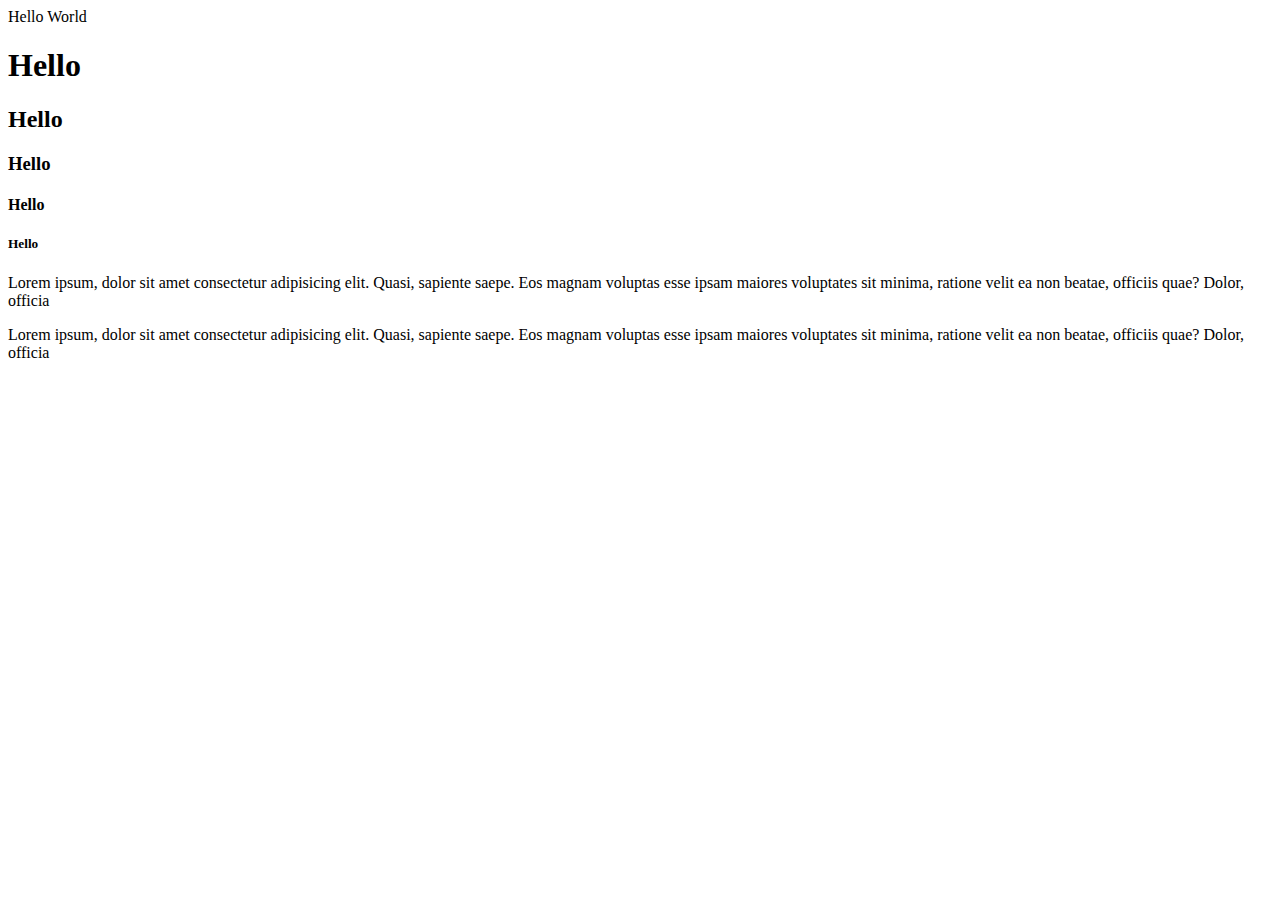
<file: 01/index.html>
<!DOCTYPE html>
<html lang="en">
<head>
    <meta charset="UTF-8">
    <meta name="viewport" content="width=device-width, initial-scale=1.0">
    <title>Document</title>
</head>
<body>
  <!--World CTR+S CTRL /-->  
  Hello
  World
  <!--Теги заголовки h1-6 -->
<h1>Hello</h1>
<h2>Hello</h2>
<h3>Hello</h3>
<h4>Hello</h4>
<h5>Hello</h5>
<!--Теги заголовка h1-6 -->
<!--Тег параграф-->
<p>
    Lorem ipsum, dolor sit amet consectetur adipisicing elit. Quasi, sapiente saepe. Eos magnam voluptas esse ipsam maiores voluptates sit minima, ratione velit ea non beatae, officiis quae? Dolor, officia <nobis class="100"></nobis>
</p>
<p>
   Lorem ipsum, dolor sit amet consectetur adipisicing elit. Quasi, sapiente saepe. Eos magnam voluptas esse ipsam maiores voluptates sit minima, ratione velit ea non beatae, officiis quae? Dolor, officia <nobis class="100"></nobis> 
</p>
<!--Тег параграф-->
</body>
</html>
</file>
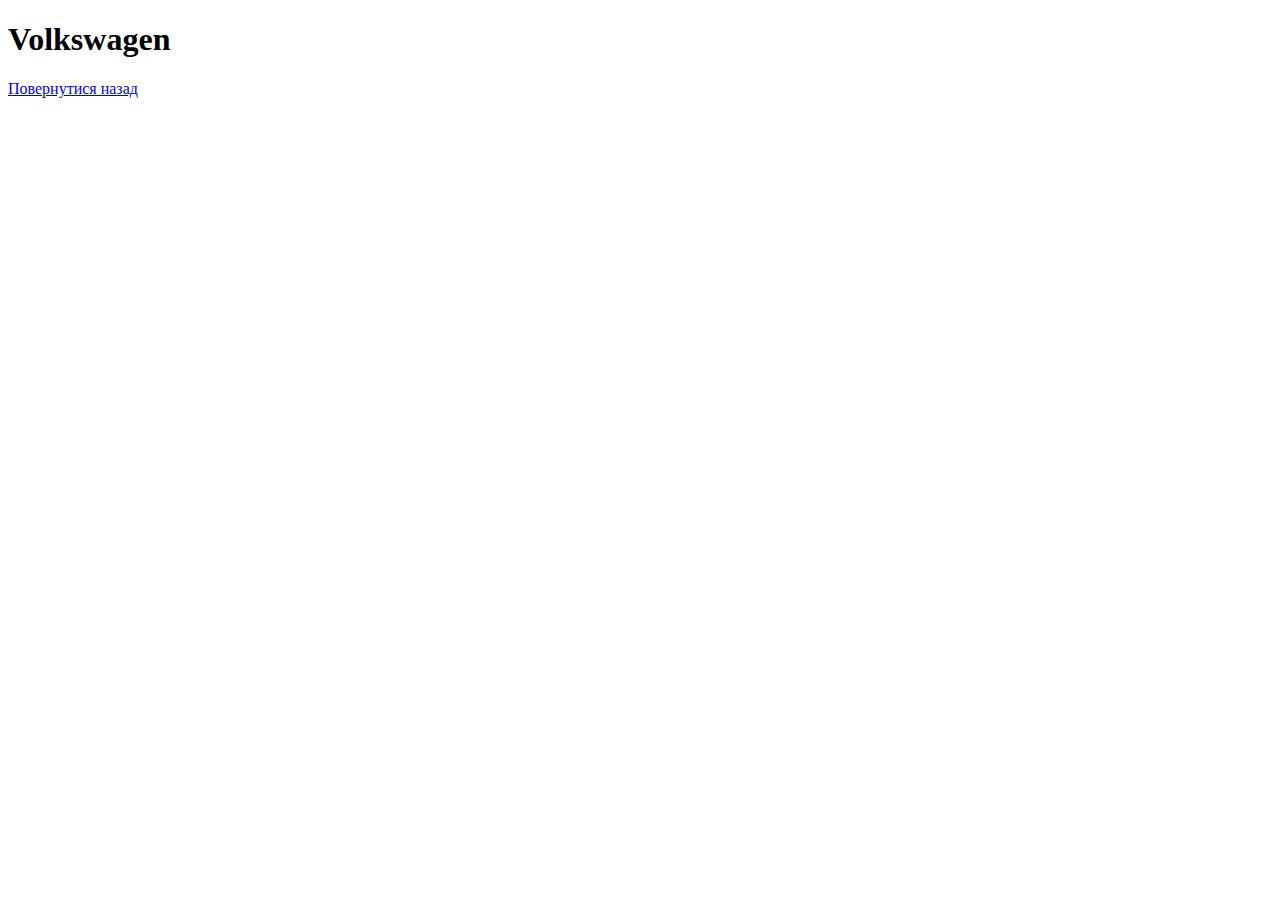
<file: 02/index.html>
<!DOCTYPE html>
<html lang="en">
<head>
    <meta charset="UTF-8">
    <meta name="viewport" content="width=device-width, initial-scale=1.0">
    <title>Document</title>
</head>
<body>
    <h1>
        Volkswagen
    </h1>
    <a href="hwTag.html"target="_blank">Повернутися назад</a>
</body>
</html>
</file>
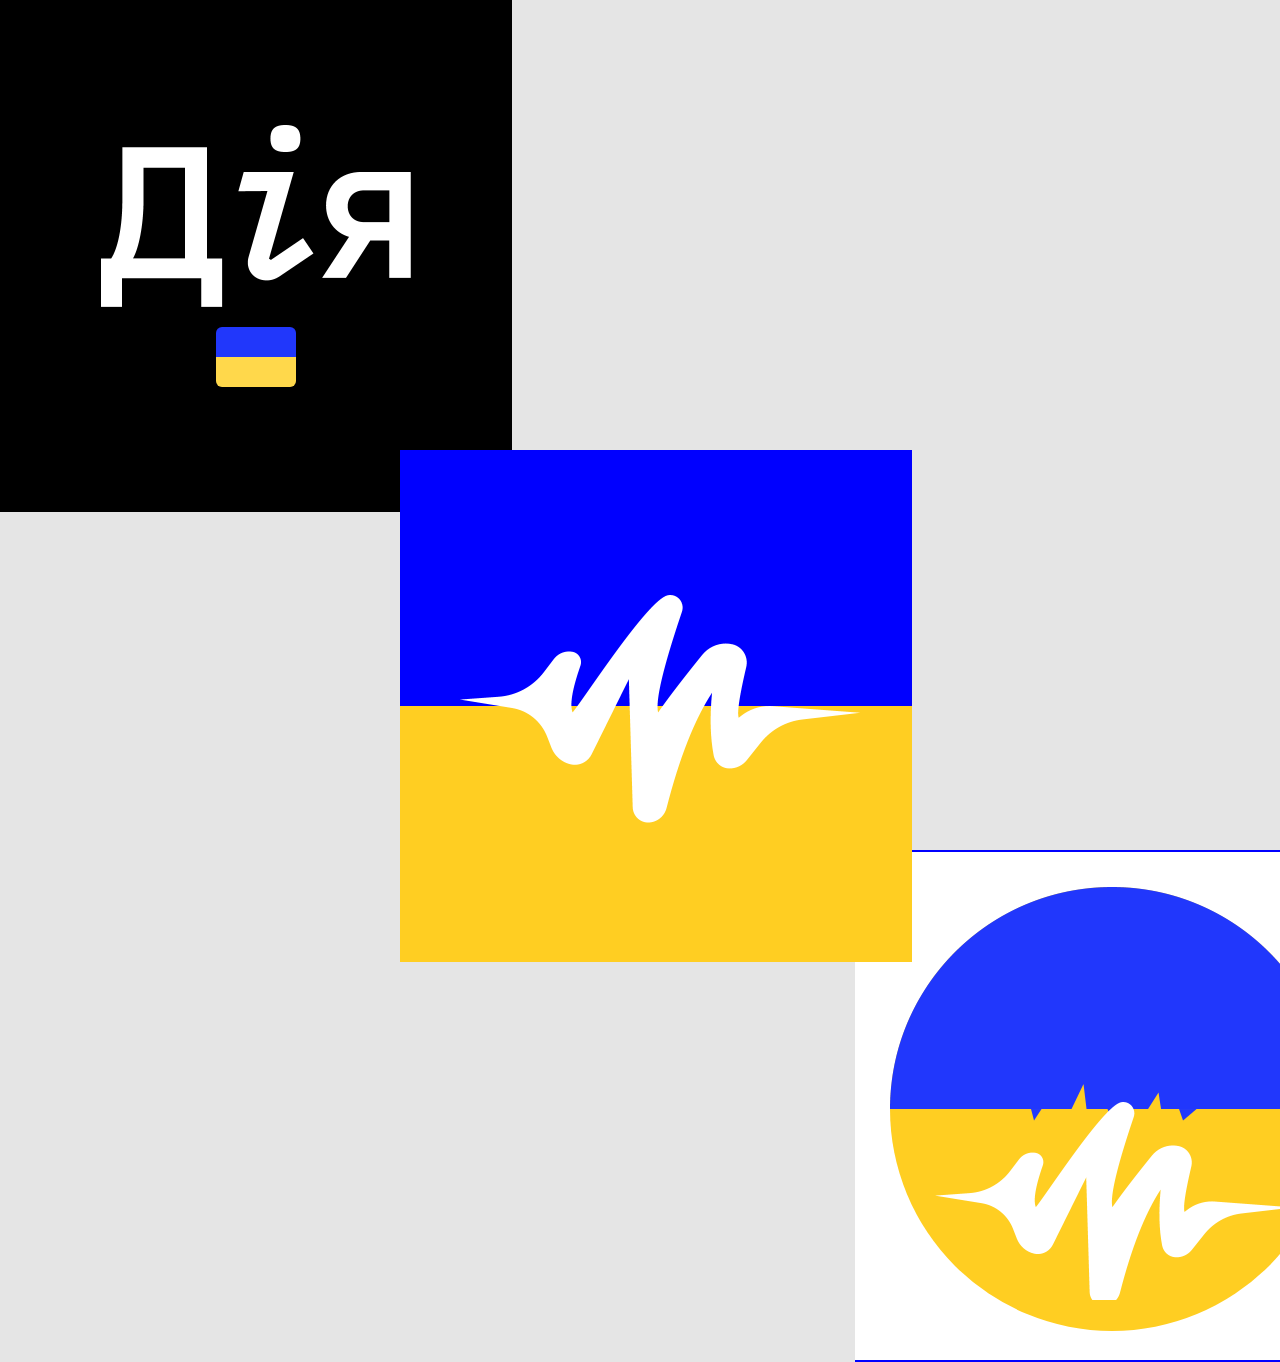
<file: 09/index.html>
<!DOCTYPE html>
<html lang="en">
<head>
    <meta charset="UTF-8">
    <meta name="viewport" content="width=device-width, initial-scale=1.0">
    <title>Document</title>
<link rel="stylesheet" href="style/style.css">
</head>
<body>
    <div class="container">
        <div class="Diia img">
            <img src="img/Vector.png" alt="Vector">
            <div class="Flag">
                <div class="Flag-blue"></div>
                <div class="Flag-yellow"></div>
            </div>
        </div>
    </div>
<div class="position-reletion">
    <div class="blue-block"></div>
    <div class="img-position">
        <img src="img/Glyph.png" alt="Glyph">    
    </div>
</div>
<div class="position-reletion-third">
    <div class="yellow-circle">
        <img src="img/Blue.png" alt="Blue">
    </div>
    <div class="img-circle">
        <img src="img/Glyph (1).png" alt="Glyph1">
    </div>
</div>
</body>
</html>
</file>
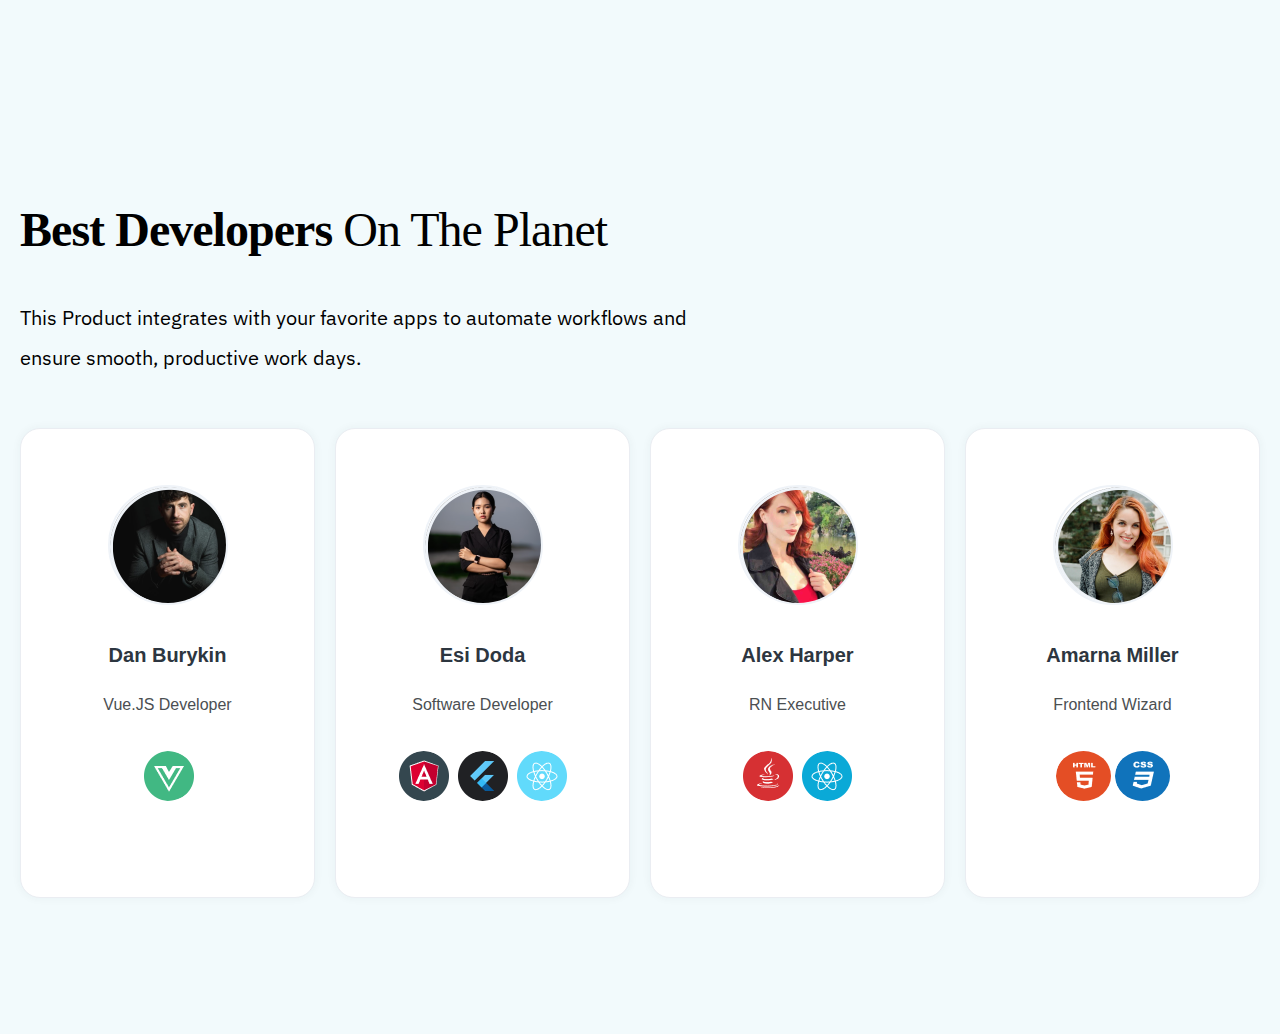
<file: 10/index.html>
<!DOCTYPE html>
<html lang="en">
<head>
    <meta charset="UTF-8">
    <meta name="viewport" content="width=device-width, initial-scale=1.0">
    <title>Document</title>
    <link rel="preconnect" href="https://fonts.googleapis.com">
<link rel="preconnect" href="https://fonts.gstatic.com" crossorigin>
<link href="https://fonts.googleapis.com/css2?family=IBM+Plex+Sans:ital,wght@0,100..700;1,100..700&family=Inter:ital,opsz,wght@0,14..32,100..900;1,14..32,100..900&display=swap" rel="stylesheet">
       <link rel="stylesheet" href="style/style.css">
</head>
<body>
<div class="container">
    <h1>Best Developers <span>On The Planet</span></h1>
    <p  class="text-head">This Product integrates with your favorite apps to automate workflows and ensure smooth, productive work days.</p>

  <section class="cards clearfix">
            <div class="information-card">
                <div class="item-image-container">
                    <img src="img/Avatars.png" alt="Avatar">
                </div>
                <div class="text">
                    <p class="name">Dan Burykin</p>
                    <p class="profession">Vue.JS Developer</p>
                </div>
                <div class="tech-images">
                    <div class="item-tech-image-container">
                        <img src="img/VueJs.png" alt="VueJs">
                    </div>
                </div>
            </div>
            <div class="information-card">
                <div class="item-image-container">
                    <img src="img/Avatar.png" alt="Avatar">
                </div>
                <div class="text">
                    <p class="name">Esi Doda</p>
                    <p class="profession">Software Developer</p>
                </div>
                <div class="tech-images">
                    <div class="item-tech-image-container">
                        <img src="img/Angular.png" alt="angular">
                    </div>
                    <div class="item-tech-image-container">
                        <img src="img/Flutter.png" alt="flutter">
                    </div>
                    <div class="item-tech-image-container">
                        <img src="img/ReactJS.png" alt="react js">
                    </div>
                </div>
            </div>
            <div class="information-card">
                <div class="item-image-container">
                    <img src="img/Avatar (3).png" alt="Avatar">
                </div>
                <div class="text">
                    <p class="name">Alex Harper</p>
                    <p class="profession">RN Executive</p>
                </div>
                <div class="tech-images">
                    <div class="item-tech-image-container">
                        <img src="img/JAVA.png" alt="java">
                    </div>
                    <div class="item-tech-image-container">
                        <img src="img/React Native.png" alt="react native">
                    </div>
                </div>
            </div>
            <div class="information-card">
                <div class="item-image-container">
                    <img src="img/Avatars (4).png" alt="Avatar">
                </div>
                <div class="text">
                    <p class="name">Amarna Miller</p>
                    <p class="profession">Frontend Wizard</p>
                </div>
                <div class="tech-images">
                    <div class="item-tech-image-container">
                        <img src="img/HTML.png" alt="html">
                    </div>
                    <div class="item-tech-image-container">
                        <img src="img/CSS.png" alt="css">
                    </div>
                </div>
            </div>
        </section>
</body>
</html>
</file>
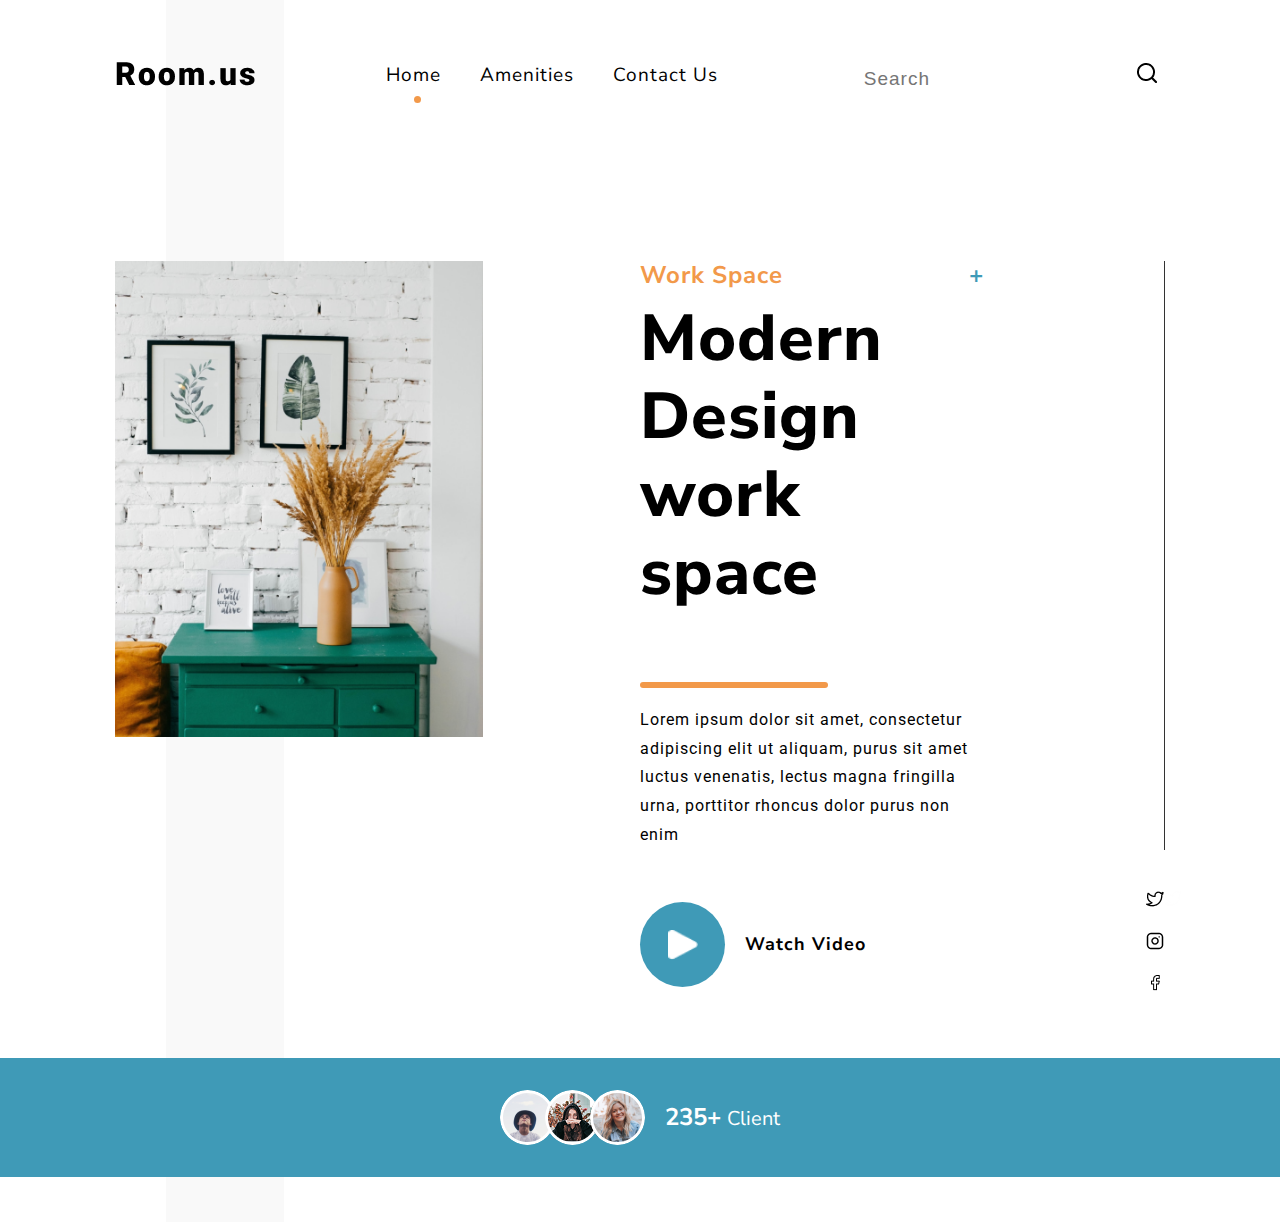
<file: 13/index.html>
<!DOCTYPE html>
<html lang="en">
<head>
    <meta charset="UTF-8">
    <meta name="viewport" content="width=device-width, initial-scale=1.0">
    <title>Домашня робота 13</title>
    <link rel="preconnect" href="https://fonts.googleapis.com">
<link rel="preconnect" href="https://fonts.gstatic.com" crossorigin>
<link href="https://fonts.googleapis.com/css2?family=Nunito+Sans:ital,opsz,wght@0,6..12,200..1000;1,6..12,200..1000&family=Roboto:ital,wght@0,100..900;1,100..900&display=swap" rel="stylesheet">
<link rel="stylesheet" href="style/style.css">
</head>
<body>
    <header>
        <div class="container">
            <div class="logo">
                <img src="img/Room.us.png" alt="Room us">
            </div>
            <nav>
                <a class="active" href="#">Home</a>
                <a href="#">Amenities</a>
                <a href="#">Contact Us</a>
            </nav>
            <form class="search-block">
                <input type="search" placeholder="Search" name="search" id="searchInput">
                <button>
                    <img src="img/search.png" alt="Search-icon">
                </button>
            </form>
        </div>
    </header>
    <section class="content">
        <div class="container">
            <div class="image-block">
                <img src="img/Rectangle 168.png" alt="picture">
            </div>
            <div class="text-conteiner">
                <div class="text-block">
                    <h2>Work Space</h2>
                    <h1>Modern Design work space</h1>
                    <p>
                        Lorem ipsum dolor sit amet, consectetur adipiscing elit ut aliquam, purus sit amet luctus venenatis, lectus magna fringilla urna, porttitor rhoncus dolor purus non enim
                    </p>
                </div>
                <div class="social">
                <div class="video">
               <button>
                <img src="img/play-icon.png" alt="play">
               </button>
               <span>
                Watch Video
               </span>
                </div>
                <div class="social-link">
                    <a href="#">
                        <img class="social-link" src="img/twitter.png" alt="twitter">
                        <img class="social-link" src="img/twitterhover.png" alt="twitter">
                    </a>
                    <a href="#">
                        <img class="social-link" src="img/instagram.png" alt="instagram">
                        <img class="social-link" src="img/instagramhover.png" alt="instagram">
                    </a>
                    <a href="#">
                        <img class="social-link" src="img/facebook.png"  alt="facebook">
                        <img class="social-link" src="img/facebookhover.png" alt="facebook">
                    </a>
                </div>
            </div>
        </div>
        </div>
    </section>
    <section class="client">
        <div class="client-image">
            <img src="img/Ellipse 77.png" alt="">
        </div>
        <div class="client-image">
            <img src="img/Ellipse 76.png" alt="">
        </div>
        <div class="client-image">
            <img src="img/Ellipse 75.png" alt="">
        </div>
        <span class="client-info">
            <strong>
                235+
            </strong>
            <span>
                Client
            </span>
        </span>
    </section>
</body>
</html>
</file>
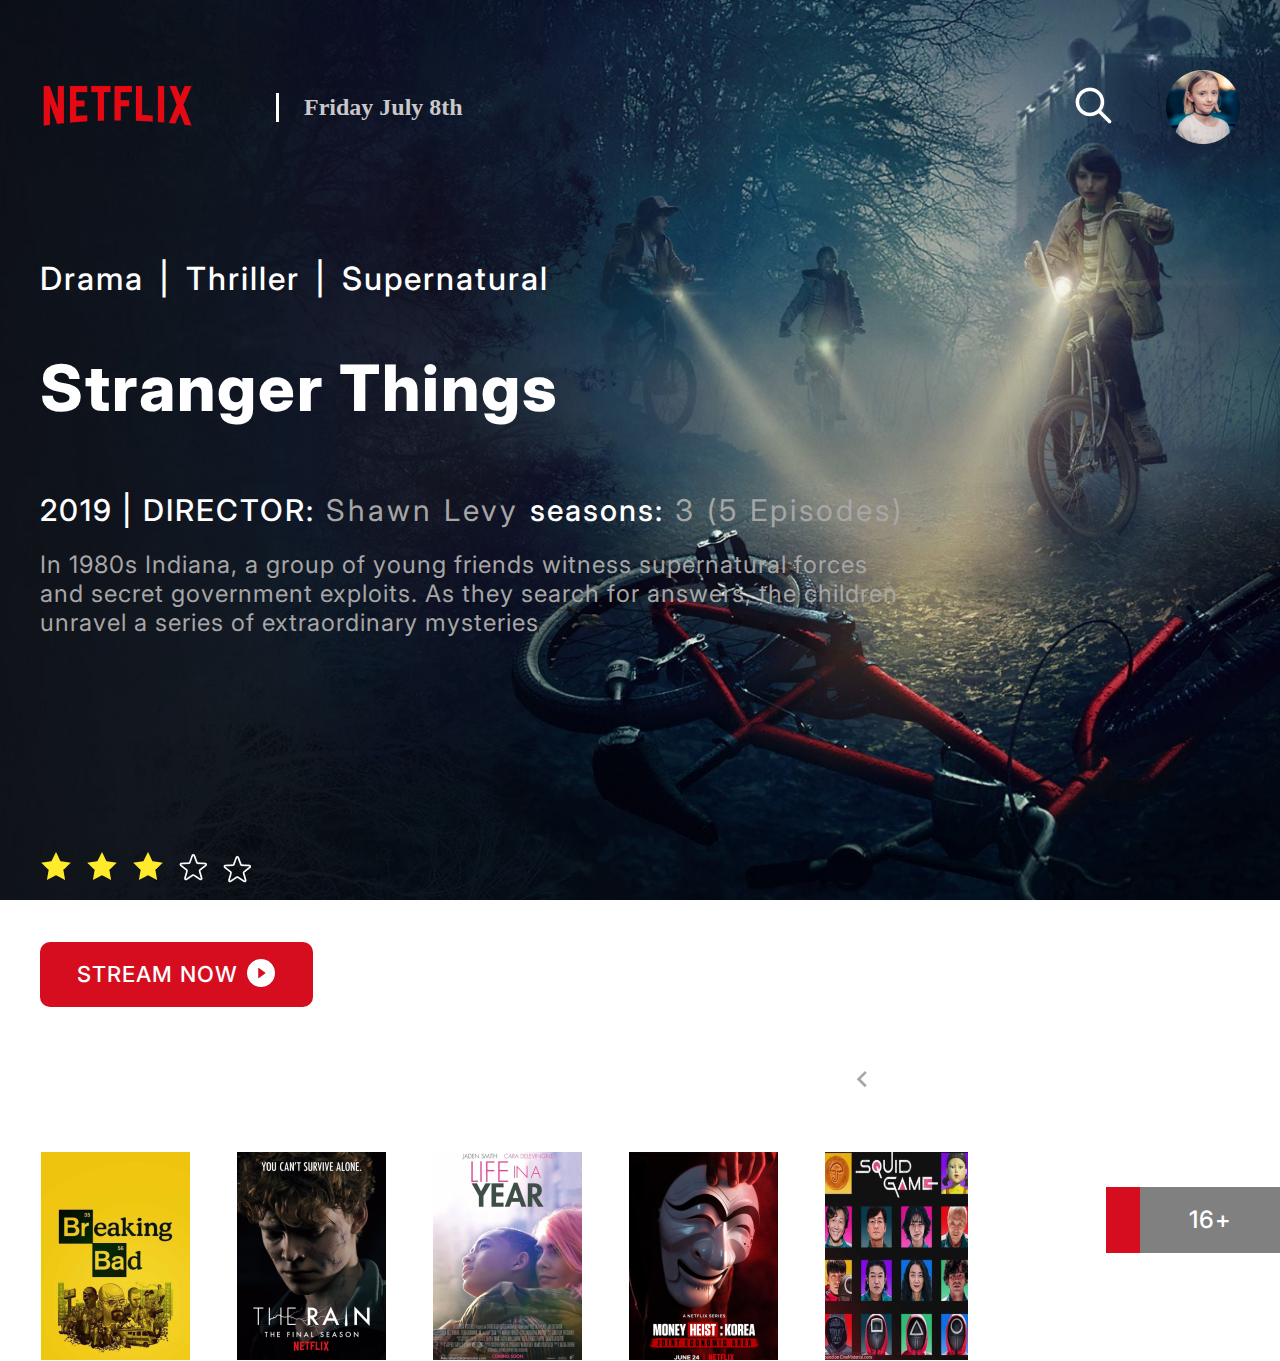
<file: 15/index.html>
<!DOCTYPE html>
<html lang="en">
<head>
    <meta charset="UTF-8">
    <meta name="viewport" content="width=device-width, initial-scale=1.0">
    <title>Netflix</title>
    <link rel="preconnect" href="https://fonts.googleapis.com">
<link rel="preconnect" href="https://fonts.gstatic.com" crossorigin>
<link href="https://fonts.googleapis.com/css2?family=Inter:ital,opsz,wght@0,14..32,100..900;1,14..32,100..900&display=swap" rel="stylesheet">
<link href="https://db.onlinewebfonts.com/c/8ac6d61c270feef80b9ad082aa94e533?family=Kyiv%2AType+Titling" rel="stylesheet">
<link rel="stylesheet" href="style/style.css">
</head>
<body>
    <header>
    <div class="netflix-container">
        <div class="logo">
            <img src="img/netflix-logo-png-2562 1.png" alt="logo">
            <p class="release-date">
                Friday July 8th
            </p>
        </div>
        <div class="search">
        <button class="search-icon">
            <img src="img/fe_search.png" alt="search">
        </button>
        <img src="img/Ellipse 2.png" alt="Ellipse" class="avatar">
        </div>
    </div>
    </header>
    <section class="content">
        <div class="main-container">
            <div class="text-genre">
                <h3>Drama</h3>
                <h3>Thriller</h3>
                <h3>Supernatural</h3>
            </div>
            <div class="movie-title">
                <p>
                    <strong>Stranger Things</strong>
                </p>
            </div>
            <div class="text-content">
                <p>
                     <strong>2019 | DIRECTOR:</strong> Shawn Levy <strong> seasons:</strong> 3 (5 Episodes)
                </p>
            </div>
            <div class="text-content1">
                <p>
                     In 1980s Indiana, a group of young friends witness supernatural forces and secret government exploits. As they search for answers, the children unravel a series of extraordinary mysteries
                </p>
            </div>
            <div class="rating">
                <img src="img/Group 5.png" alt="Group">
            </div>
        </div>
    </section>
    <section class="popular-section">
        <div class="main-container">
            <div class="buttons">
                <button class="stream-now">
                    <span>
                        STREAM NOW
                    </span>
                    <img src="img/ant-design_play-circle-filled.png" alt="play" class="img-stream">
                    </button>
                    <button class="episodes">
                        <span>
                            ALL EPISODES
                        </span>
                    </button>
            </div>
            <div class="popular">
                <div class="popular-tatle">
                    <strong>POPULAR THIS WEEK</strong>
                </div>
                <div class="navigate">
                    <button class="prev">
                        <img src="img/ic_baseline-navigate-next.png" alt="next">
                    </button>
                    <button class="next">
                        <img src="img/ic_baseline-navigate-next (1).png" alt="next">
                    </button>
                </div>
            </div>
            <div class="cards-container">
                <img src="img/Rectangle 6.png" alt="Rectangle6">
                <img src="img/Rectangle 7.png" alt="Rectangle7">
                <img src="img/Rectangle 8.png" alt="Rectangle8">
                <img src="img/Rectangle 9.png" alt="Rectangle9">
                <img src="img/Rectangle 11.png" alt="Rectangle11">
            </div>
            <div class="years">
                <div class="gray-block">
                    <p>
                        16+
                    </p>
                </div>
            </div>
        </div>
    </section>
</body>
</html>
</file>
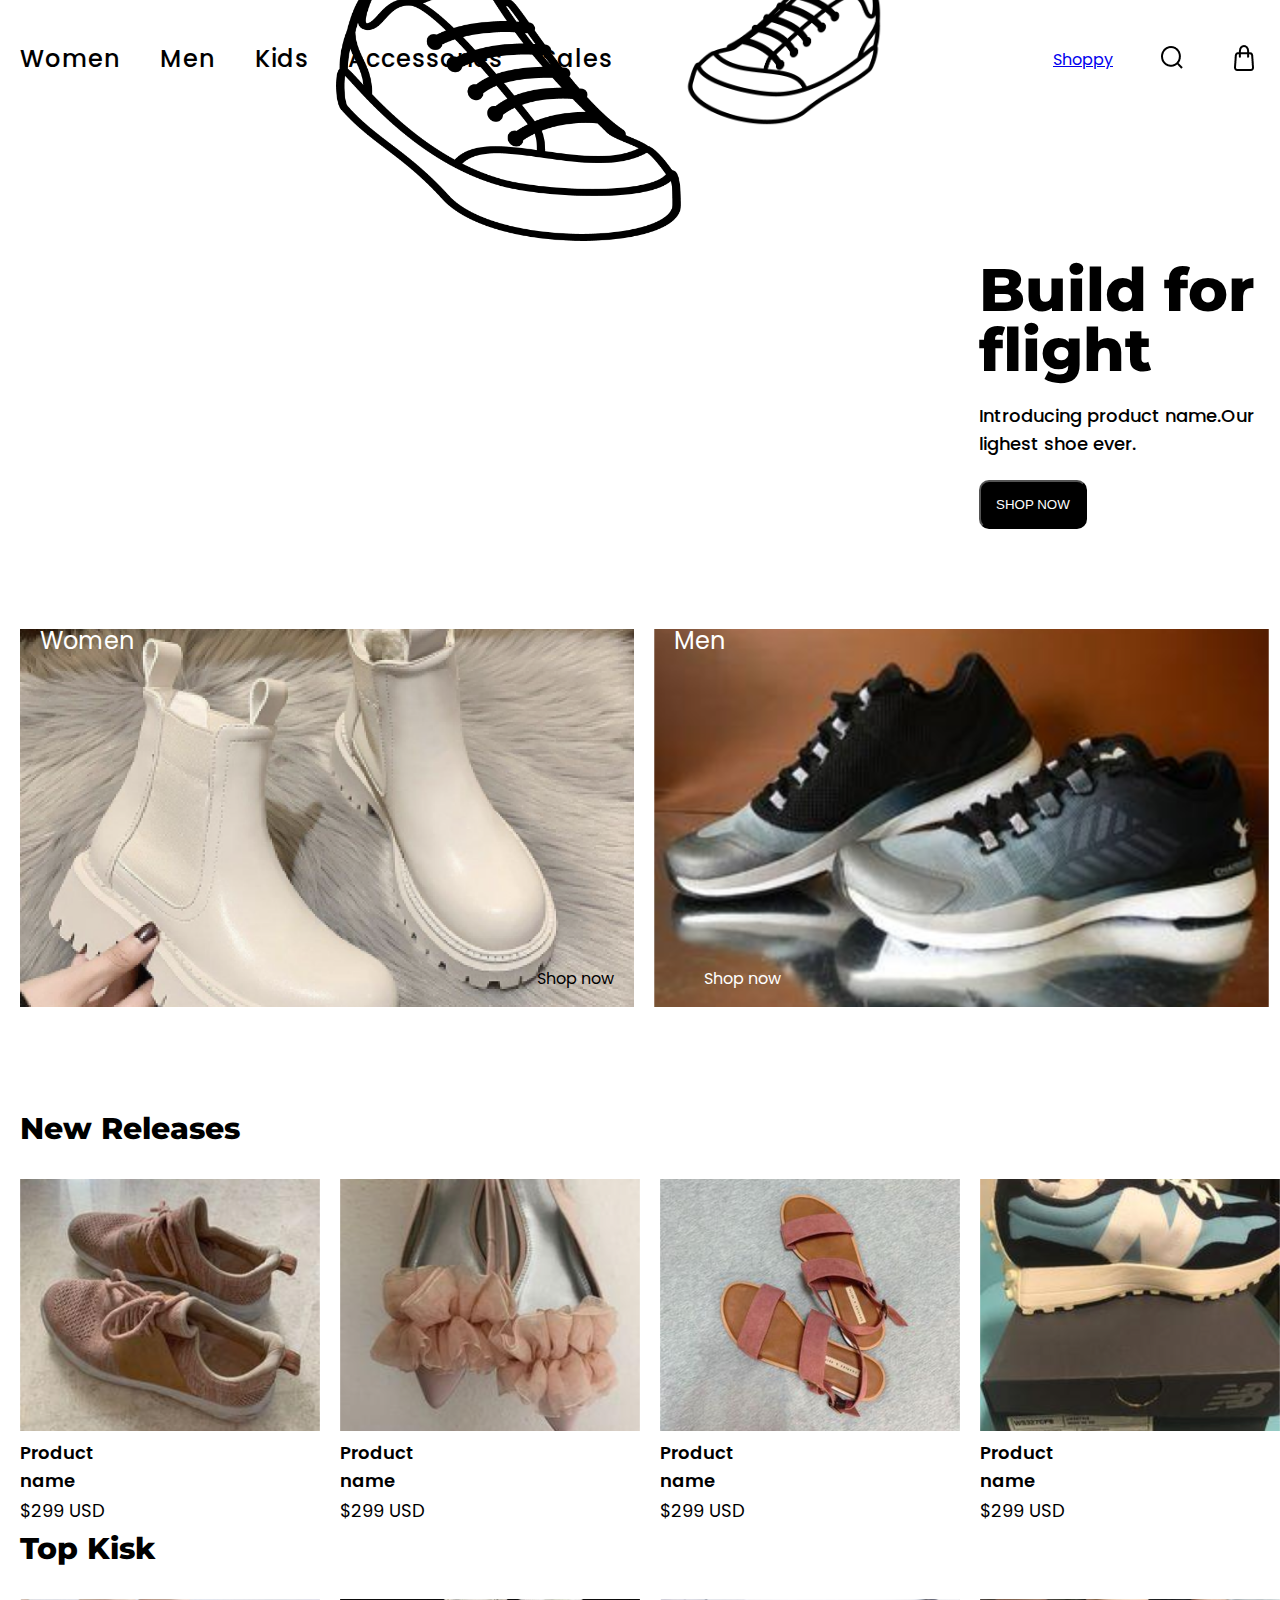
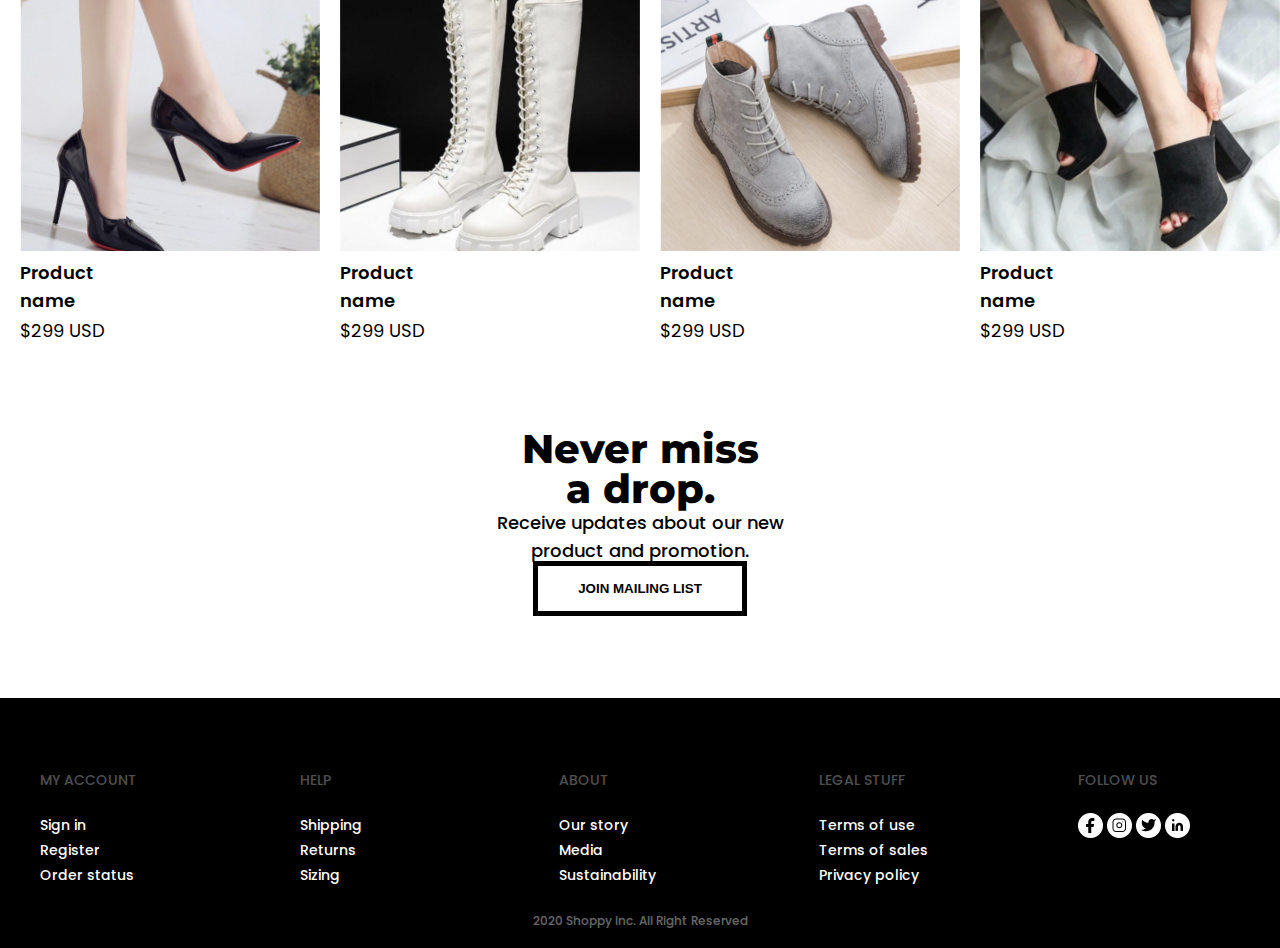
<file: 17/index.html>
<!DOCTYPE html>
<html lang="en">
<head>
    <meta charset="UTF-8">
    <meta name="viewport" content="width=device-width, initial-scale=1.0">
    <title>Домашня робота 17</title>
    <link rel="preconnect" href="https://fonts.googleapis.com">
<link rel="preconnect" href="https://fonts.gstatic.com" crossorigin>
<link href="https://fonts.googleapis.com/css2?family=Montserrat:ital,wght@0,100..900;1,100..900&family=Poppins:ital,wght@0,100;0,200;0,300;0,400;0,500;0,600;0,700;0,800;0,900;1,100;1,200;1,300;1,400;1,500;1,600;1,700;1,800;1,900&display=swap" rel="stylesheet">
<link rel="stylesheet" href="style/style.css">
</head>
<body>
    <!--Header-->
    <header>
        <div class="header-container">
            <nav>
                <a href="#">Women</a>
                <a href="#">Men</a>
                <a href="#">Kids</a>
                <a href="#">Accessories</a>
                <a href="#">Sales</a>
            </nav>
            <div class="header-icons">
                    <button class="button-menu">
                <img src="img/Hamburger.png" alt="Hamburger">
            </button>
                <div class="logo">
                <a href="#" class="logo-text">Shoppy</a>
                </div>
                <div class="icons-block">
                <button class="icons">
                <img src="img/Search (1).png" alt="Search">
            </button>
            <button class="icons">
                <img src="img/Bag.png" alt="Bag">
            </button>
                </div>
                </div>
        </div>
        </div>
    </header>
             <!--Container1-->
    <section class="container1">
              <div class="shoes">
                <img class="shoes1" src="img/Vector (3).png" alt="Vector3">
                <img class="shoes2" src="img/Vector (4).png" alt="Vector4">
            </div>
             <div class="main-container">
                 <div class="shoes-mob">
                <img class="shoes1mob" src="img/Vector1mob.png" alt="Vectormob">
                 <img class="shoes2mob" src="img/Vector2mob.png" alt="Vectormob">
           </div>
                 <div class="text-content1">
                <h3>Build for flight</h3>
            </div>
            <div class="text-content2">
                <p>Introducing product name.Our lighest shoe ever.</p>
            </div>
            <button class="icons2">
                SHOP NOW
            </button>
             </div>
        </div>
    </section>
             <!--Container2-->
             <section class="container2">
                <div class="categories-women">
                    <img src="img/Rectangle1.png" alt="1">
                    <strong>Women</strong>
                     <p>Shop now</p>
                </div>
                     <div class="categories-men">
                    <img src="img/Rectangle2.png" alt="2">
                      <strong>Men</strong>
                    <p>Shop now</p>
                </div>
             </section>
             <!--Container3-->
             <section class="container3">
                 <div class="products-container">
                    <h2>New Releases</h2>
                    <div class="product-img">
                        <div class="mobile-card">
                            <img src="img/Rectanglemob (1).png">
                            <p class="product-text">Product name</p>
                        <p class="product-price">$299 USD</p>
                        </div>
                        <div class="mobile-card">
                            <img src="img/Rectanglemob3 (2).png">
                            <p class="product-text">Product name</p>
                        <p class="product-price">$299 USD</p>
                        </div>
                        <div class="card">
                            <img src="img/Rectangle3.png" alt="3">
                            <p class="product-text">Product name</p>
                        <p class="product-price">$299 USD</p>
                        </div>
                        <div class="card">
                            <img src="img/Rectangle4.png" alt="4">
                            <p class="product-text">Product name</p>
                            <p class="product-price">$299 USD</p>
                        </div>
                        <div class="card">
                            <img src="img/Rectangle5.png" alt="5">
                            <p class="product-text">Product name</p>
                            <p class="product-price">$299 USD</p>
                        </div>
                        <div class="card">
                            <img src="img/Rectangle6.png" alt="6">
                            <p class="product-text">Product name</p>
                            <p class="product-price">$299 USD</p>
                        </div>
                        <div class="card">
                            <img src="img/Rectangle7.png" alt="7">
                            <p class="product-text">Product name</p>
                            <p class="product-price">$299 USD</p>
                        </div>
                    </div>
                </div>
             </section>
             <!--Container4-->
             <section class="container4">
                <div class="products-container">
                    <h2>Top Kisk</h2>
                    <div class="product-img">
                        <div class="mobile-card">
                            <img src="img/Rectanglemob3 (1).png">
                            <p class="product-text">Product name</p>
                        <p class="product-price">$299 USD</p>
                        </div>
                        <div class="mobile-card">
                            <img src="img/Rectanglemob4.png">
                            <p class="product-text">Product name</p>
                        <p class="product-price">$299 USD</p>
                        </div>
                        <div class="card">
                            <img src="img/Rectangle8.png" alt="8">
                            <p class="product-text">Product name</p>
                            <p class="product-price">$299 USD</p>
                        </div>
                        <div class="card">
                            <img src="img/Rectangle9.png" alt="9">
                            <p class="product-text">Product name</p>
                            <p class="product-price">$299 USD</p>
                        </div>
                        <div class="card">
                            <img src="img/Rectangle10.png" alt="10">
                            <p class="product-text">Product name</p>
                            <p class="product-price">$299 USD</p>
                        </div>
                        <div class="card">
                            <img src="img/Rectangle11.png" alt="11">
                            <p class="product-text">Product name</p>
                            <p class="product-price">$299 USD</p>
                        </div>
                        <div class="card">
                            <img src="img/Rectangle12.png" alt="12">
                            <p class="product-text">Product name</p>
                            <p class="product-price">$299 USD</p>
                        </div>
                    </div>
                </div>
             </section>
             <!--Container5-->
             <section class="container5">
                <div class="special-offers">
                    <span>Never miss</span>
                    <span>a drop.</span>
                    <p>Receive updates about our new
                     <br>product and promotion.</p>
                    <button class="newsletter">
                        JOIN MAILING LIST
                    </button>
                </div>
             </section>
             <!--Footer Container-->
           <footer class="footer">
            <div class="footer-container">
                <div class="footer-column">
                    <h4>MY ACCOUNT</h4>
                        <ul>
                            <li ><a href="#">Sign in</a></li>
                            <li><a href="#">Register</a></li>
                            <li><a href="#">Order status</a></li>
                        </ul>
                    </div>
                    <div class="footer-column">
                        <h4>HELP</h4>
                            <ul>
                            <li ><a href="#">Shipping</a></li>
                            <li><a href="#">Returns</a></li>
                            <li><a href="#">Sizing</a></li>
                        </ul>
                        </div>
                        <div class="footer-column">
                        <h4>ABOUT</h4>
                            <ul>
                            <li ><a href="#">Our story</a></li>
                            <li><a href="#">Media</a></li>
                            <li><a href="#">Sustainability</a></li>
                        </ul>
                        </div>
                        <div class="footer-column">
                        <h4>LEGAL STUFF</h4>
                            <ul>
                            <li ><a href="#">Terms of use</a></li>
                            <li><a href="#">Terms of sales</a></li>
                            <li><a href="#">Privacy policy</a></li>
                        </ul>
                        </div>
                        <div class="footer-column">
                            <h4>FOLLOW US</h4>
                            <div class="social-link">
                                <a href="#">
                                    <img src="img/FB.png" alt="FB">
                                </a>
                                <a href="#">
                                    <img src="img/Insta.png" alt="Insta">
                                </a>
                                <a href="#">
                                    <img src="img/Twitter1.png" alt="Twitter1">
                                </a>
                                <a href="#">
                                    <img src="img/Linkedin.png" alt="Linkedin">
                                </a>
                            </div>
                        </div>
                    </div>
                </div>
            </div>
            <div class="footer-info">
                <span class="foter-text">2020 Shoppy Inc. All Right Reserved</span>
            </div>
           </footer>
</body>
</html>
</file>
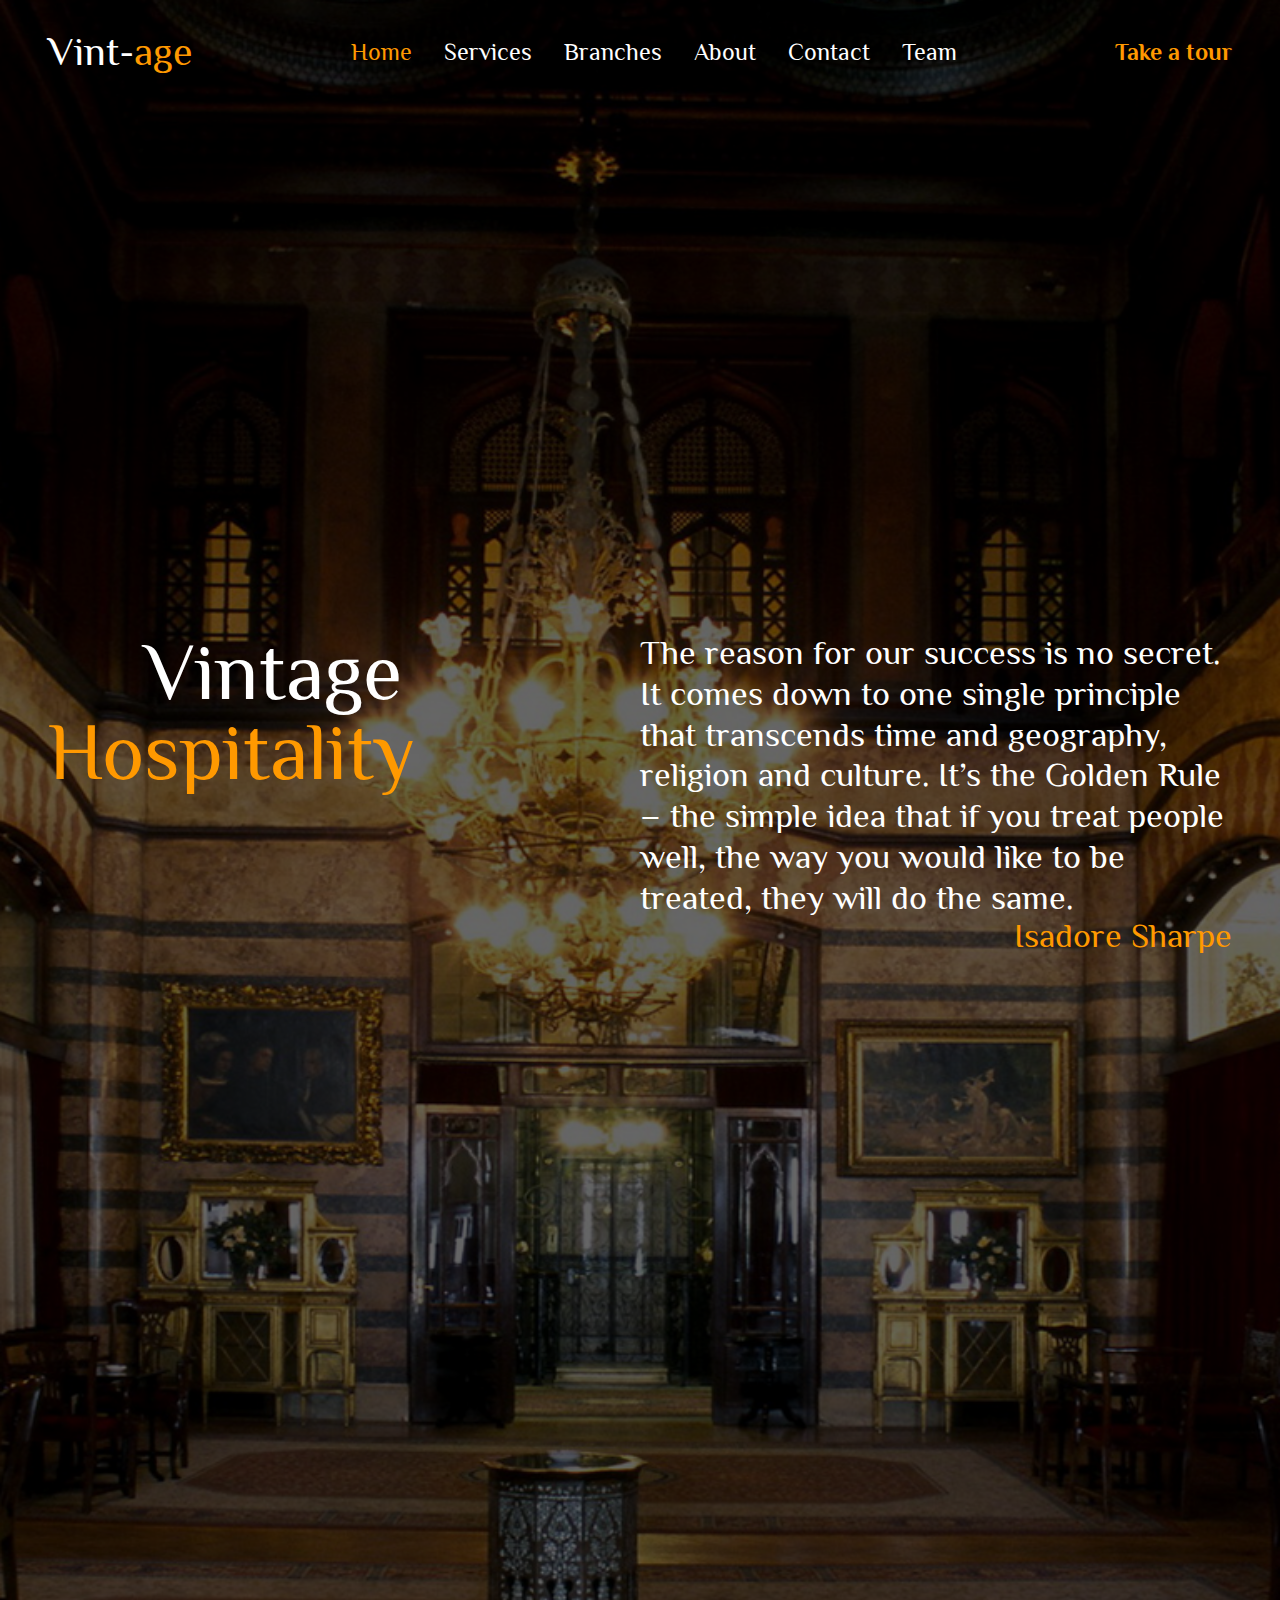
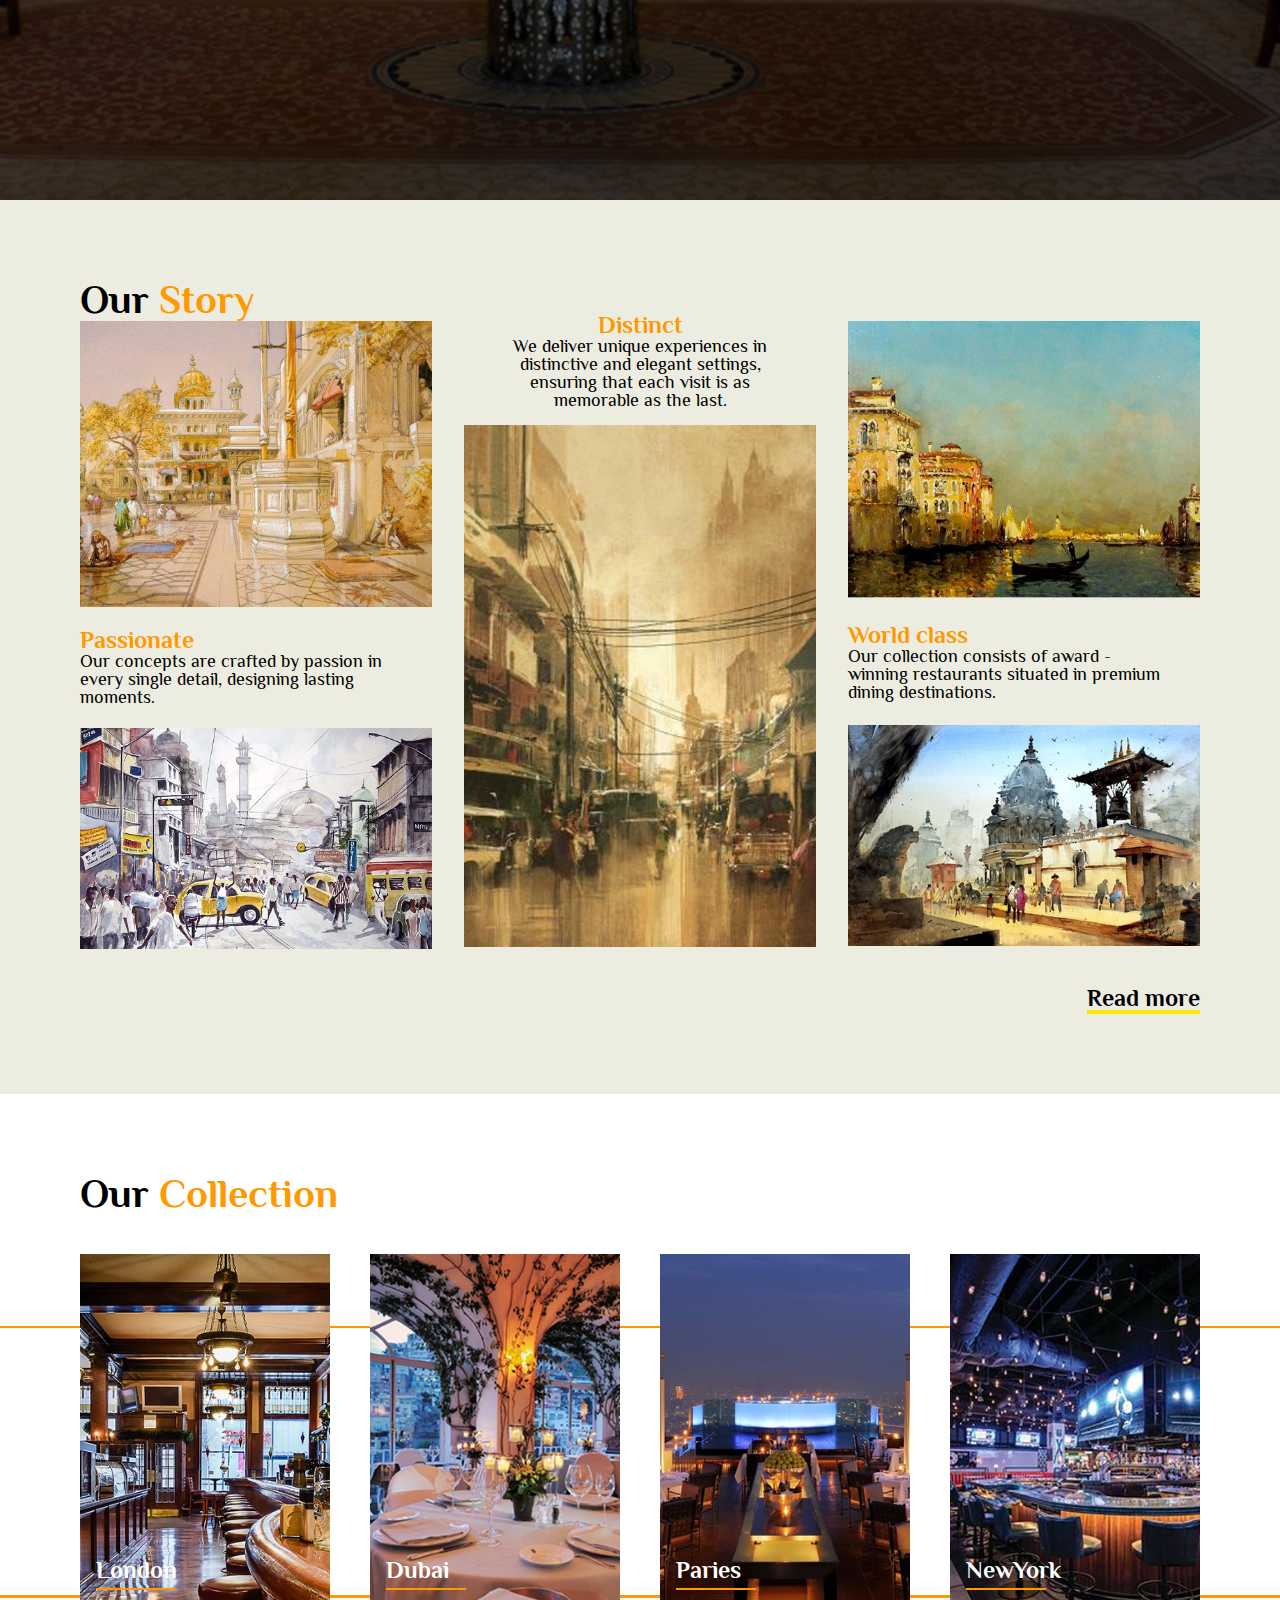
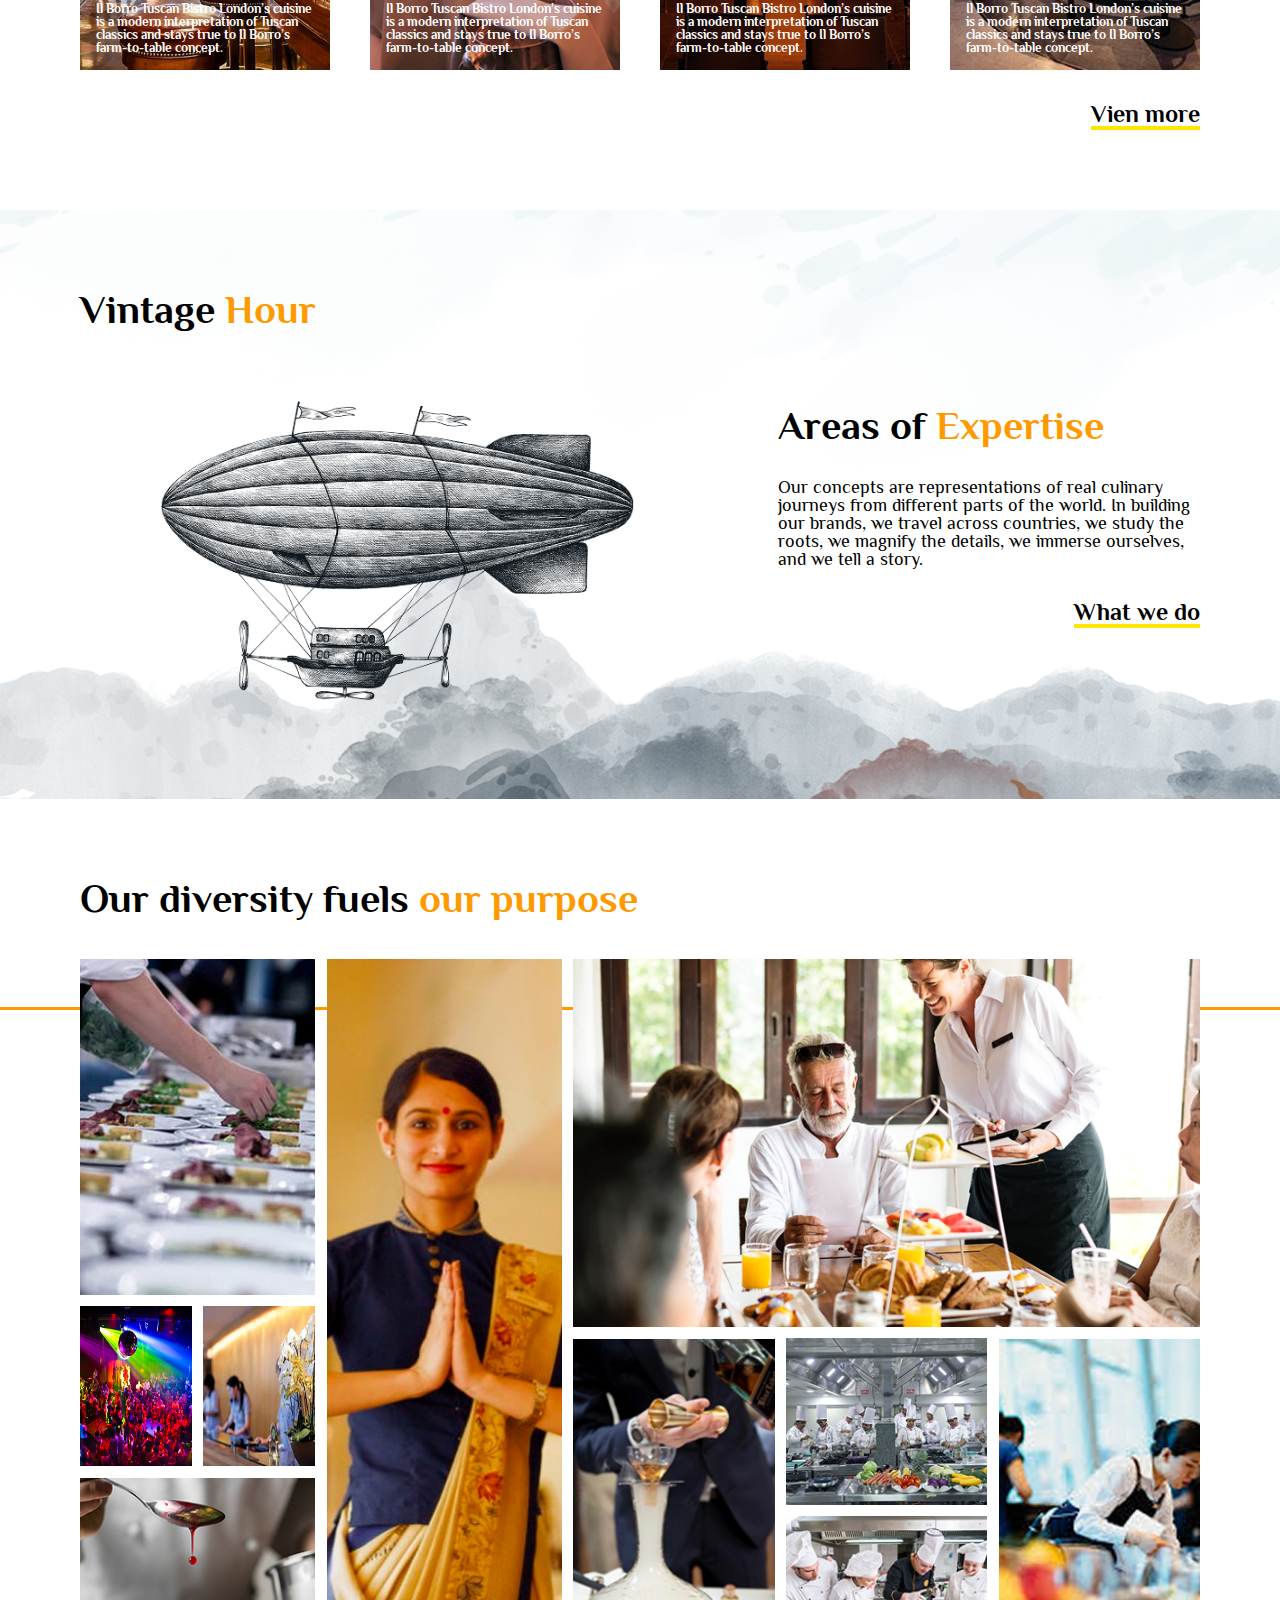
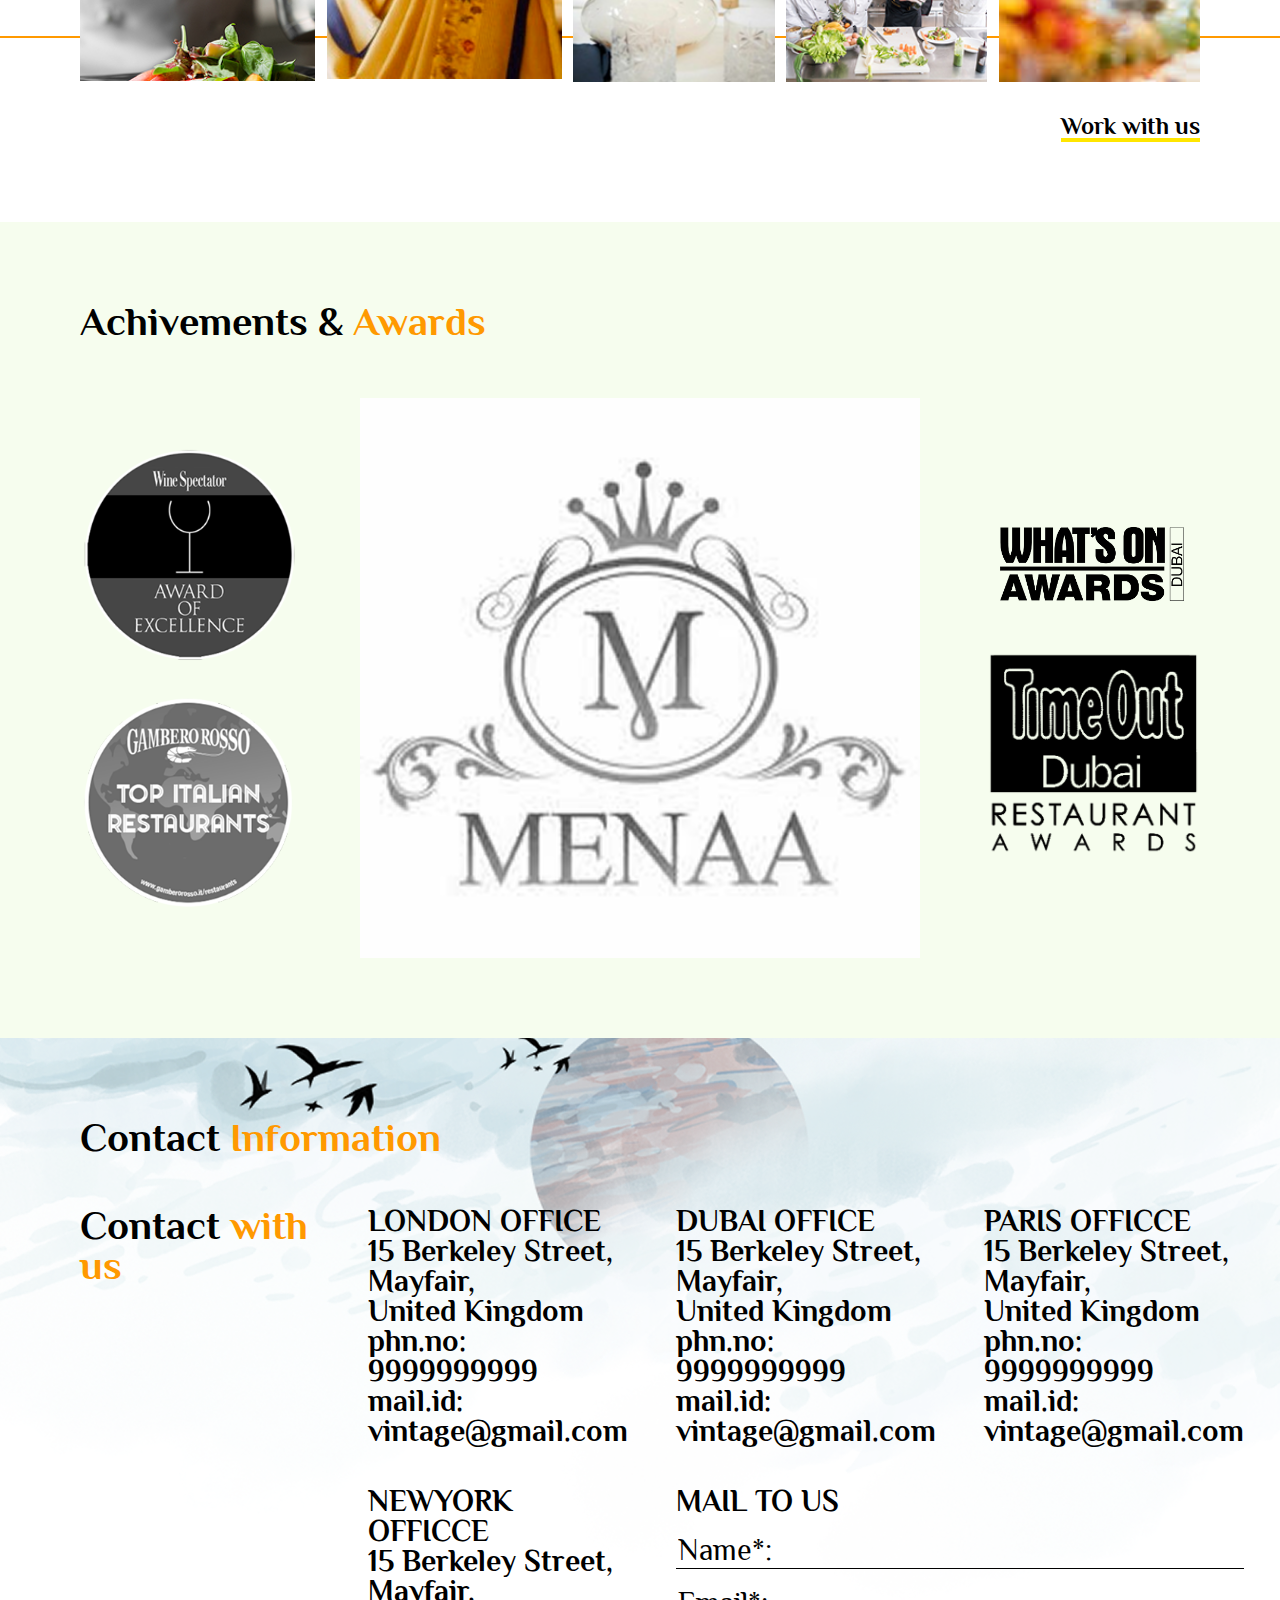
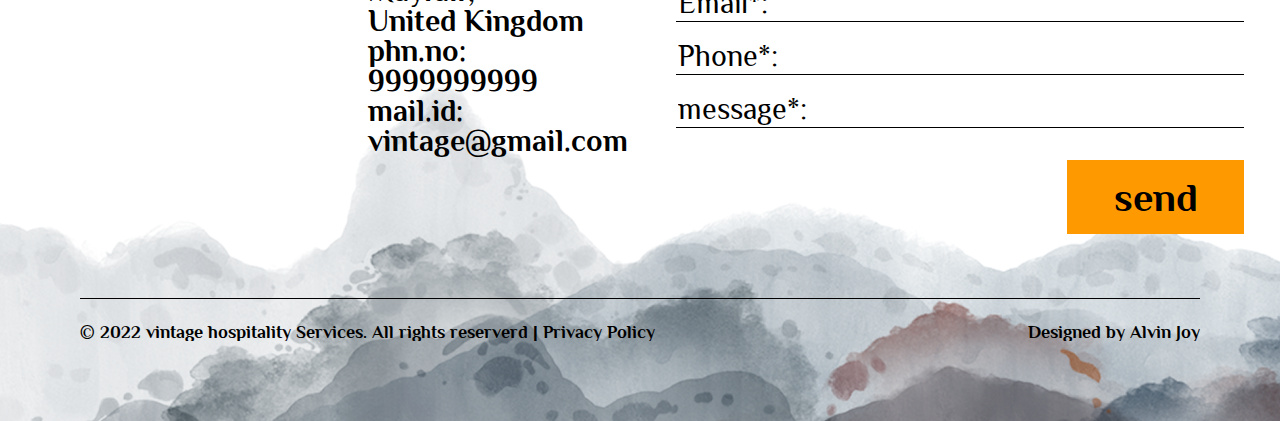
<file: 19.1/index.html>
<!DOCTYPE html>
<html lang="en">
<head>
    <meta charset="UTF-8">
    <meta name="viewport" content="width=device-width, initial-scale=1.0">
    <title>Vintage Hospitality</title>
    <link rel="preconnect" href="https://fonts.googleapis.com">
<link rel="preconnect" href="https://fonts.gstatic.com" crossorigin>
<link href="https://fonts.googleapis.com/css2?family=Philosopher:ital,wght@0,400;0,700;1,400;1,700&display=swap" rel="stylesheet">
<link rel="stylesheet" href="style/style.css">
</head>
<body>
    <header>
        <div class="header-image">
            <div class="header-container">
                <div class="header-banner">
                    <a href="#" class="logo">Vint-<span>age</span></a>
                    <nav class="header-navigate">
                        <a href="#" class="active">Home</a>
                        <a href="#">Services</a>
                         <a href="#">Branches</a>
                          <a href="#">About</a>
                           <a href="#">Contact</a>
                            <a href="#">Team</a>
                    </nav>
                    <a href="#" class="logo2">Take a tour</a>
                </div>
                <div class="header-content">
                    <h1 class="header-title">
                        <span class="title1">Vintage</span> <br> <span class="title2">Hospitality</span></h1>
                    <p class="header-subtitle">
                        The reason for our success is no secret. It comes down to one single principle that transcends time and geography, religion and culture. It’s the Golden Rule – the simple idea that if you treat people well, the way you would like to be treated, they will do the same.
                    </p>
                    <p class="header-author">Isadore Sharpe</p>
                </div>
            </div>
        </div>
    </header>
    <main>
        <!--Story-block-->
        <section class="story">
            <div class="container">
                <h2 class="section-title">
                    Our <span>Story</span>
                </h2>
                <div class="story-grid">
                    <div class="story-column">
                        <img src="img/vintage1.png" alt="vintage1">
                        <div class="story-card">
                        <h3 class="story-card-title">Passionate</h3>
                        <p class="story-text">
                            Our concepts are crafted by passion in every single detail, designing lasting moments.
                        </p>
                    </div>
                    <img src="img/vintage2.png" alt="vintage2">
                </div>
                <div class="story-column story-column-center">
                    <div class="story-card story-card-center">
                    <h3 class="story-card-title">
                        Distinct
                    </h3>
                    <p class="story-text">
                        We deliver unique experiences in distinctive and elegant settings, ensuring that each visit is as memorable as the last.
                    </p>
                </div>
                <img src="img/vintage3.png" alt="vintage3">
            </div>
            <div class="story-column">
            <img src="img/vintage4.png" alt="vintage4">
            <div class="story-card">
                <h3 class="story-card-title">
                    World class
                </h3>
                <p class="story-text">
                    Our collection consists of award - winning restaurants situated in premium dining destinations.
                </p>
            </div>
            <img src="img/vintage5.png" alt="vintage5">
            </div>
                </div>
            <div class="story-link-wrap">
                <a href="#" class="story-link">Read more</a>
            </div>
        </section>
        <!--Collection-block-->
        <section class="collection">
            <div class="container">
                <h2 class="section-title">
                    Our <span>Collection</span>
                </h2>
                <div class="collection-wraper">
                    <div class="collection-grid">
                        <article class="collection-card">
                            <img src="img/hotel1.png" alt="London">
                        <div class="collection-card-content">
                            <h3 class="collection-card-title">London</h3>
                            <p class="collection-card-text">
                                Il Borro Tuscan Bistro London’s cuisine is a modern interpretation of Tuscan classics and stays true to Il Borro’s farm-to-table concept.
                            </p>
                        </div>
                    </article>
                     <article class="collection-card">
                            <img src="img/hotel2.png" alt="Dubai">
                        <div class="collection-card-content">
                            <h3 class="collection-card-title">Dubai</h3>
                            <p class="collection-card-text">
                                Il Borro Tuscan Bistro London’s cuisine is a modern interpretation of Tuscan classics and stays true to Il Borro’s farm-to-table concept.
                            </p>
                        </div>
                    </article>
                     <article class="collection-card">
                            <img src="img/hotel3.png" alt="Paries">
                        <div class="collection-card-content">
                            <h3 class="collection-card-title">Paries</h3>
                            <p class="collection-card-text">
                                Il Borro Tuscan Bistro London’s cuisine is a modern interpretation of Tuscan classics and stays true to Il Borro’s farm-to-table concept.
                            </p>
                        </div>
                    </article>
                     <article class="collection-card">
                            <img src="img/hotel4.png" alt="NewYork">
                        <div class="collection-card-content">
                            <h3 class="collection-card-title">NewYork</h3>
                            <p class="collection-card-text">
                                Il Borro Tuscan Bistro London’s cuisine is a modern interpretation of Tuscan classics and stays true to Il Borro’s farm-to-table concept.
                            </p>
                        </div>
                    </article>
                    </div>
                </div>
                <div class="collection-link-wrap">
                    <a href="#" class="collection-link">Vien more</a>
                </div>
            </div>
        </section>
        <!--Expertise-block-->
        <section class="expertise">
            <div class="container">
                <h2 class="expertise-label">
                    Vintage <span>Hour</span>
                </h2>
                <div class="expertise-grid">
                    <div class="expertise-media">
                        <img src="img/fromrawpixel.png" alt="#">
                    </div>
                    <div class="expertise-content">
                        <h3 class="expertise-title">Areas of <span>Expertise</span></h3>
                        <p class="expertise-text">
                            Our concepts are representations of real culinary journeys from different parts of the world. In building our brands, we travel across countries, we study the roots, we magnify the details, we immerse ourselves, and we tell a story.
                        </p>
                    <div
                    class="expertise-link-wrap">
                        <a href="#" class="expertise-link">What we do</a>
                    </div>
                </div>
            </div>
        </section>
        <!--Diversity-block-->
        <section class="diversity1">
            <div class="container">
                <h2 class="diversity-title">
                    Our diversity fuels <span>our purpose</span>
                </h2>
                <div class="diversity-wraper">
                <div class="diversity-grid">
                    <div class="diversity-column diversity-column-left">
                        <img src="img/service1.png" alt="#" class="diversity-item diversity-item-top">

                        <div class="diversity-left-row">
                        <img src="img/service2.png" alt="#" class="diversity-item-wide1">
                        <img src="img/service3.png" alt="#" class="diversity-item-wide1">
                    </div>
                      
                        <img src="img/service4.png" alt="#" class="diversity-item diversity-item-bottom">
                    </div>

                    <div class="diversity-column diversity-column-center">
                        <img src="img/service5.png" alt="#" class="diversity-item diversity-item-tall">
                    </div>

                    <div class="diversity-colomn diversity-column-right">
                        <img src="img/service6.png" alt="#" class="diversity-item-wide">    
                        <div class="diversity-right-bottom"> 
                          <img src="img/service7.png" alt="#" class="diversity-item diversity-item-narrow">
                          <div class="diversity-right-middle">
                          <img src="img/service8.png" alt="#" class="diversity-item diversity-item-small">
                          <img src="img/service9.png" alt="#" class="diversity-item diversity-item-small">
                          </div>
                          <img src="img/service10.png" alt="#" class="diversity-item diversity-item-tall-small">
                    </div>
                    </div>
                </div>
                    <div class="diversity-link-wrap">
                        <a href="#" class="diversity-link">Work with us</a>
                </div>
            </div>
            </div>
            </div>
        </section>
        <!--Awards-block-->
        <section class="awards">
            <div class="container">
                <h2 class="awards-title">
                    Achivements & <span>Awards</span>
                </h2>
                <div class="awards-grid">
                    <div class="awards-left">
                        <img src="img/award1.png" alt="award1">
                        <img src="img/award2.png" alt="award2">
                    </div>
                    <div class="awards-center">
                        <img src="img/award3.png" alt="award3">
                    </div>
                    <div class="awards-right">
                        <img src="img/award4.png" alt="award4">
                        <img src="img/award5.png" alt="award5">
                    </div>
                </div>
            </div>
        </section>
    </main>
    <!--Footer-->
    <footer class="footer">
        <div class="container">
            <div class="footer-top">
                <h2 class="footer-title">
                    Contact <span>Information</span>
                </h2>
            </div>
                <div class="footer-info">
                    <h2 class="footer-contact">
                        Contact <span>with us</span>
                    </h2>
                <div class="footer-grid">
                    <div class="footer-office">
                        <h4>LONDON OFFICE</h4>
                    <p>
                      15 Berkeley Street,
                     <br>Mayfair,
                      <br>United Kingdom
                     <br>phn.no: 9999999999
                      <br>mail.id: vintage@gmail.com
                    </p>
                    </div>
                    <div class="footer-office">
                        <h4>DUBAI OFFICE</h4>
                    <p>
                      15 Berkeley Street,
                     <br>Mayfair,
                      <br>United Kingdom
                     <br>phn.no: 9999999999
                      <br>mail.id: vintage@gmail.com
                    </p>
                    </div>
                    <div class="footer-office">
                        <h4>PARIS OFFICCE</h4>
                    <p>
                      15 Berkeley Street,
                     <br>Mayfair,
                      <br>United Kingdom
                     <br>phn.no: 9999999999
                      <br>mail.id: vintage@gmail.com
                    </p>
                    </div>
                    <div class="footer-office">
                        <h4>NEWYORK OFFICCE</h4>
                    <p>
                      15 Berkeley Street,
                     <br>Mayfair,
                      <br>United Kingdom
                     <br>phn.no: 9999999999
                      <br>mail.id: vintage@gmail.com
                    </p>
                    </div>
                    <form class="footer-form">
                        <h4>MAIL TO US</h4>
                        <label>
                            <input type="text" placeholder="Name*:" name="name">
                        </label>
                        <label>
                            <input type="text" placeholder="Email*:" name="email">
                        </label>
                        <label>
                            <input type="text" placeholder="Phone*:" name="phone">
                        </label>
                        <label>
                            <input type="text" placeholder="message*:" name="message">
                        </label>
                        <button type="btn" class="footer-btn">send</button>
                    </form>
                </div>
                </div>
                    <div class="footer-copy">
                        <p>
                            © 2022 vintage hospitality Services. All rights reserverd    |    Privacy Policy
                        </p>
                        <a href="#" class="footer-link">Designed by Alvin Joy</a>
                    </div>
            </div>
    </footer>
</body>
</html>
</file>
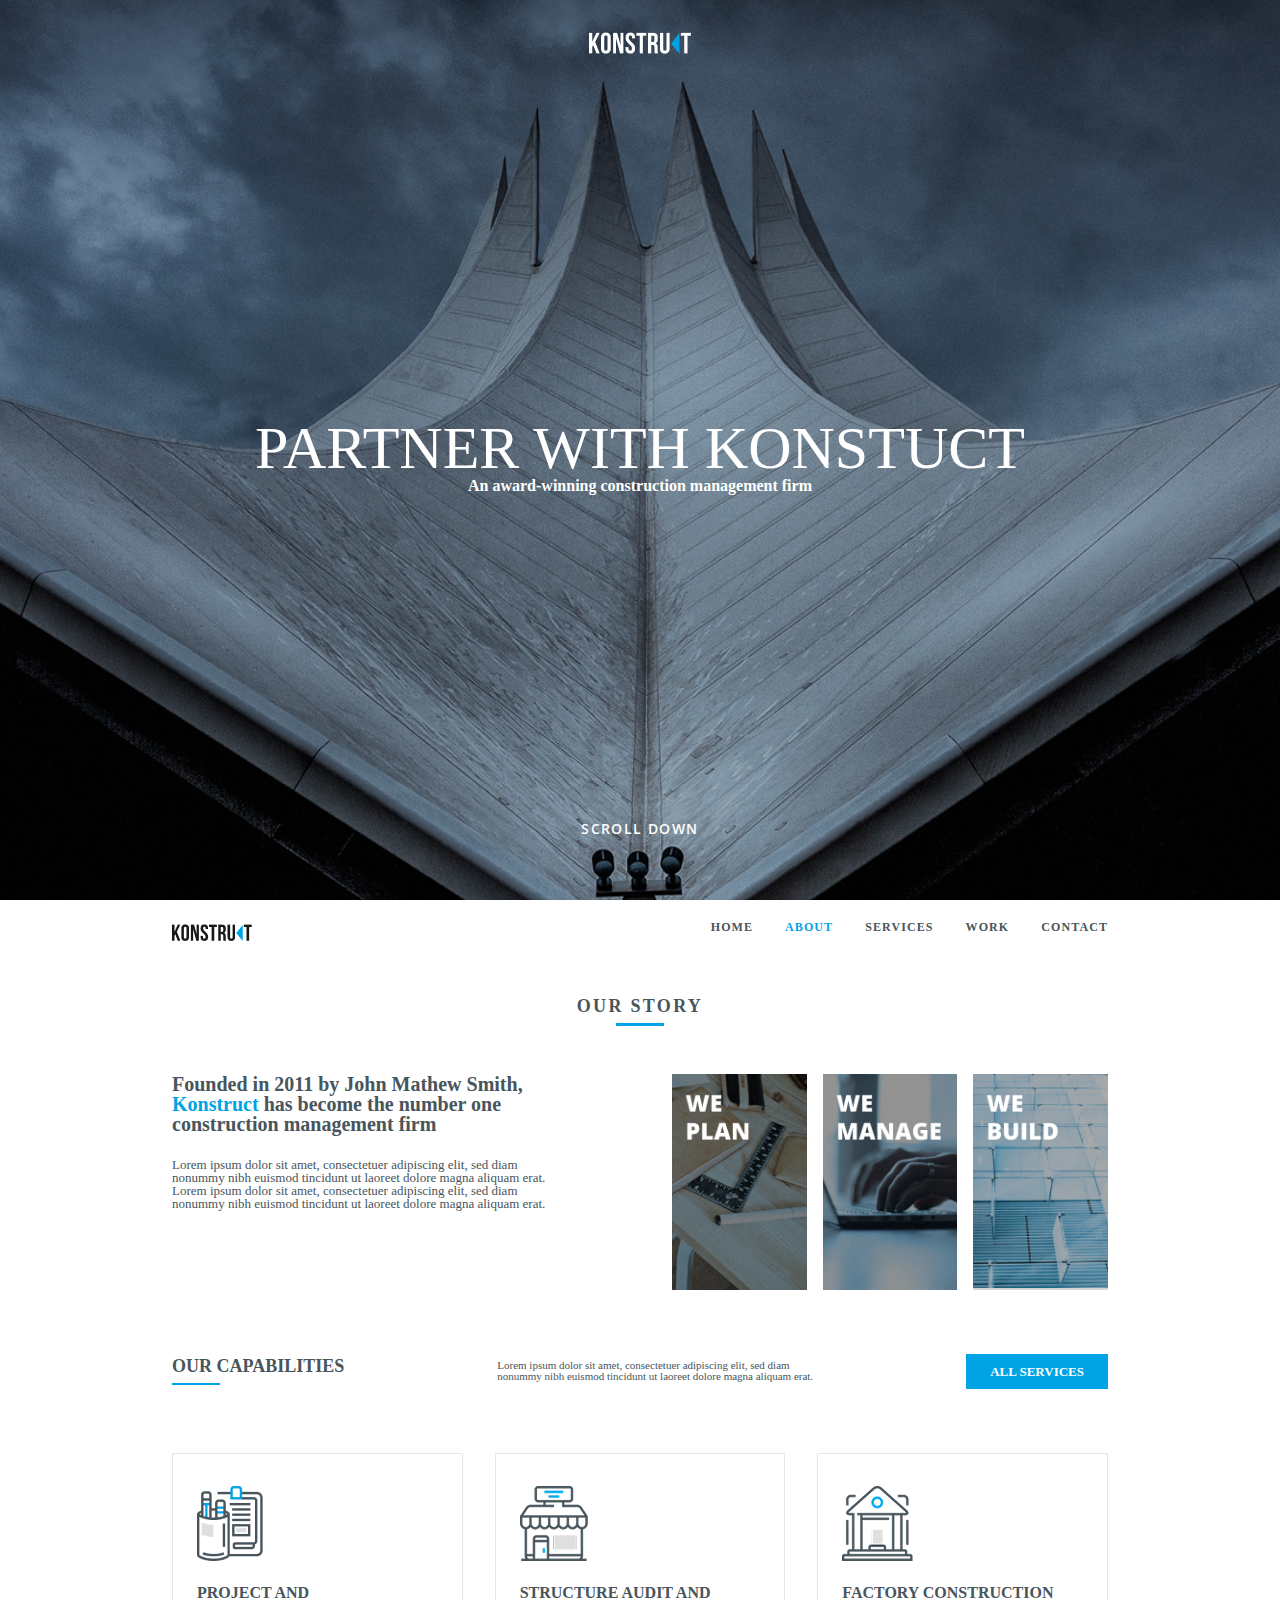
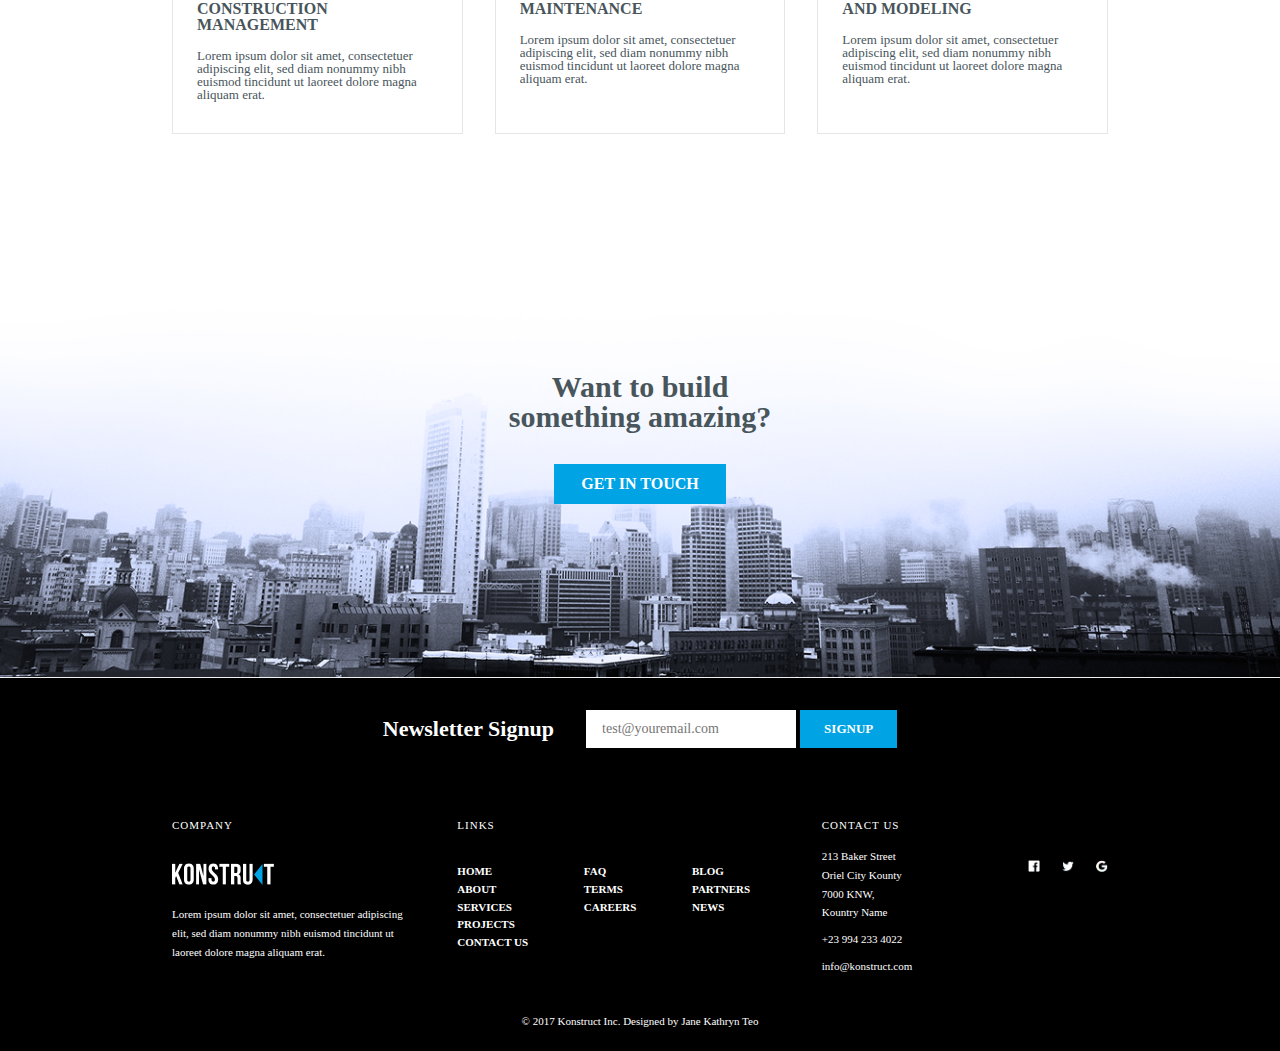
<file: 19/index.html>
<!DOCTYPE html>
<html lang="en">
<head>
    <meta charset="UTF-8">
    <meta name="viewport" content="width=device-width, initial-scale=1.0">
    <title>Document</title>
    <link rel="preconnect" href="https://fonts.googleapis.com">
<link rel="preconnect" href="https://fonts.gstatic.com" crossorigin>
<link href="https://fonts.googleapis.com/css2?family=Bebas+Neue&family=Open+Sans:ital,wght@0,300..800;1,300..800&display=swap" rel="stylesheet">
<link rel="stylesheet" href="style/style.css">
</head>
<body>
   <header>
    <div class="header-image">
    <div class="header-content">
        <div class="header-name">
            <img src="img/projecologo.png" alt="logo">
        </div>
        <div class="header-center">
        <h1 class="header-title">PARTNER WITH KONSTUCT</h1>
        <p class="header-subtitle">An award-winning construction management firm</p>
        </div>
        <p class="header-scroll">SCROLL DOWN</p>
    </div>
    </div>
    <div class="container">
        <div class="header-logoblack">
            <img src="img/projecologoblack.png" alt="logoblack">
        </div>
        <nav class="header-navigate">
            <a href="#">HOME</a>
            <a href="#" class="active">ABOUT</a>
            <a href="#">SERVICES</a>
            <a href="#">WORK</a>
            <a href="#">CONTACT</a>
        </nav>
    </div>
   </header>
   <main>
    <section class="story">
        <div class="container">
            <h2 class="story-title">OUR STORY</h2>
            <div class="story-wrapper"></div>
            <div class="story-content">
                <div class="story-text">
                <h3 class="story-heading">
                    Founded in 2011 by John Mathew Smith,<span> Konstruct</span> has become the number one construction management firm
                </h3>
                    <p class="story-details">
                        Lorem ipsum dolor sit amet, consectetuer adipiscing elit, sed diam nonummy nibh euismod tincidunt ut laoreet dolore magna aliquam erat. Lorem ipsum dolor sit amet, consectetuer adipiscing elit, sed diam nonummy nibh euismod tincidunt ut laoreet dolore magna aliquam erat.
                    </p>
            </div>
            <div class="story-cards">
                <img src="img/plan1.png" alt="plan1">
                <img src="img/manage2.png" alt="manage2">
                <img src="img/deliver3.png" alt="deliver3">
            </div>
            </div>
        </div>
    </section>
    <section class="capabilities">
        <div class="container">
            <div class="capabilities1">
                <h2 class="capabilities-title">OUR CAPABILITIES</h2>
                <p class="capabilities-text">
                    Lorem ipsum dolor sit amet, consectetuer adipiscing elit, sed diam <br> nonummy nibh euismod tincidunt ut laoreet dolore magna aliquam erat.
                </p>
                <a href="#" class="capabilities-btn">ALL SERVICES</a>
            </div>
        </div>
    </section>
    <section class="services">
        <div class="container">
            <div class="services-cards">
                <div class="service-card">
                    <img src="img/Bitmap1.png" alt="Bitmap">
                    <h3 class="service-title">
                        PROJECT AND CONSTRUCTION MANAGEMENT
                    </h3>
                    <p class="service-text">
                        Lorem ipsum dolor sit amet, consectetuer adipiscing elit, sed diam nonummy nibh euismod tincidunt ut laoreet dolore magna aliquam erat.
                    </p>
                </div>
                <div class="service-card">
                    <img src="img/Bitmap2.png" alt="Bitmap2">
                    <h3 class="service-title">
                        STRUCTURE AUDIT AND MAINTENANCE
                    </h3>
                    <p class="service-text">
                        Lorem ipsum dolor sit amet, consectetuer adipiscing elit, sed diam nonummy nibh euismod tincidunt ut laoreet dolore magna aliquam erat.
                    </p>
                </div>
                 <div class="service-card">
                    <img src="img/Bitmap3.png" alt="Bitmap3">
                    <h3 class="service-title">
                        FACTORY CONSTRUCTION AND MODELING
                    </h3>
                    <p class="service-text">
                       Lorem ipsum dolor sit amet, consectetuer adipiscing elit, sed diam nonummy nibh euismod tincidunt ut laoreet dolore magna aliquam erat. 
                    </p>
                </div>
            </div>
        </div>
    </section>
    <section class="get-in-touch">
        <div class="get-in-touch-img">
            <div class="get-in-touch-box">
                <h2 class="get-in-touch-title">
                    Want to build<br>something amazing?
                </h2>
                <a href="#" class="get-in-touch-btn">
                    GET IN TOUCH
                </a>
        </div>
        </div>
    </section>
    <section class="newsletter">
        <div class="newsletter-content">
            <p class="newsletter-text">
                Newsletter Signup
            </p>
            <form>
                <input type="email" placeholder="test@youremail.com" class="newsletter-input">
                <button class="newsletter-btn">SIGNUP</button>
            </form>
        </div>
    </section>
   </main>
      <footer class="footer">
    <div class="container">
        <div class="footer-content">
        <div class="footer-company">
            <p class="footer-title">COMPANY</p>
            <img src="img/projecologo.png" alt="KONSTRUT" class="logo">
            <p class="footer-text">
                Lorem ipsum dolor sit amet, consectetuer adipiscing elit, sed diam nonummy nibh euismod tincidunt ut laoreet dolore magna aliquam erat.
            </p>
        </div>
        <div class="footer-links">
            <p class="footer-title">LINKS</p>
            <p class="footer-title"></p>
            <p class="footer-title"></p>
            <ul class="footer-list">
                 <li>HOME</li>
                 <li>ABOUT</li>
                  <li>SERVICES</li>
                   <li>PROJECTS</li>
                    <li>CONTACT US</li>
            </ul>
            <ul class="footer-list">
                <li>FAQ</li>
                <li>TERMS</li>
                 <li>CAREERS</li>
            </ul>
            <ul class="footer-list">
                <li>BLOG</li>
                <li>PARTNERS</li>
                 <li>NEWS</li>
            </ul>
        </div>
    <div class="footer-contact">
        <p class="footer-title">CONTACT US</p>
        <p class="footer-text">
            213 Baker Street <br> Oriel City Kounty <br>7000 KNW,<br>Kountry Name
        </p>
        <p class="footer-text">+23 994 233 4022</p>
        <p class="footer-text">info@konstruct.com</p>
    </div>
    <div class="footer-social">
        <img src="img/socials.png" alt="socials">
    </div>
        </div>
        </div>
    <p class="footer-copy">
        © 2017 Konstruct Inc. Designed by Jane Kathryn Teo</p>
   </footer>
</body>
</html>
</file>
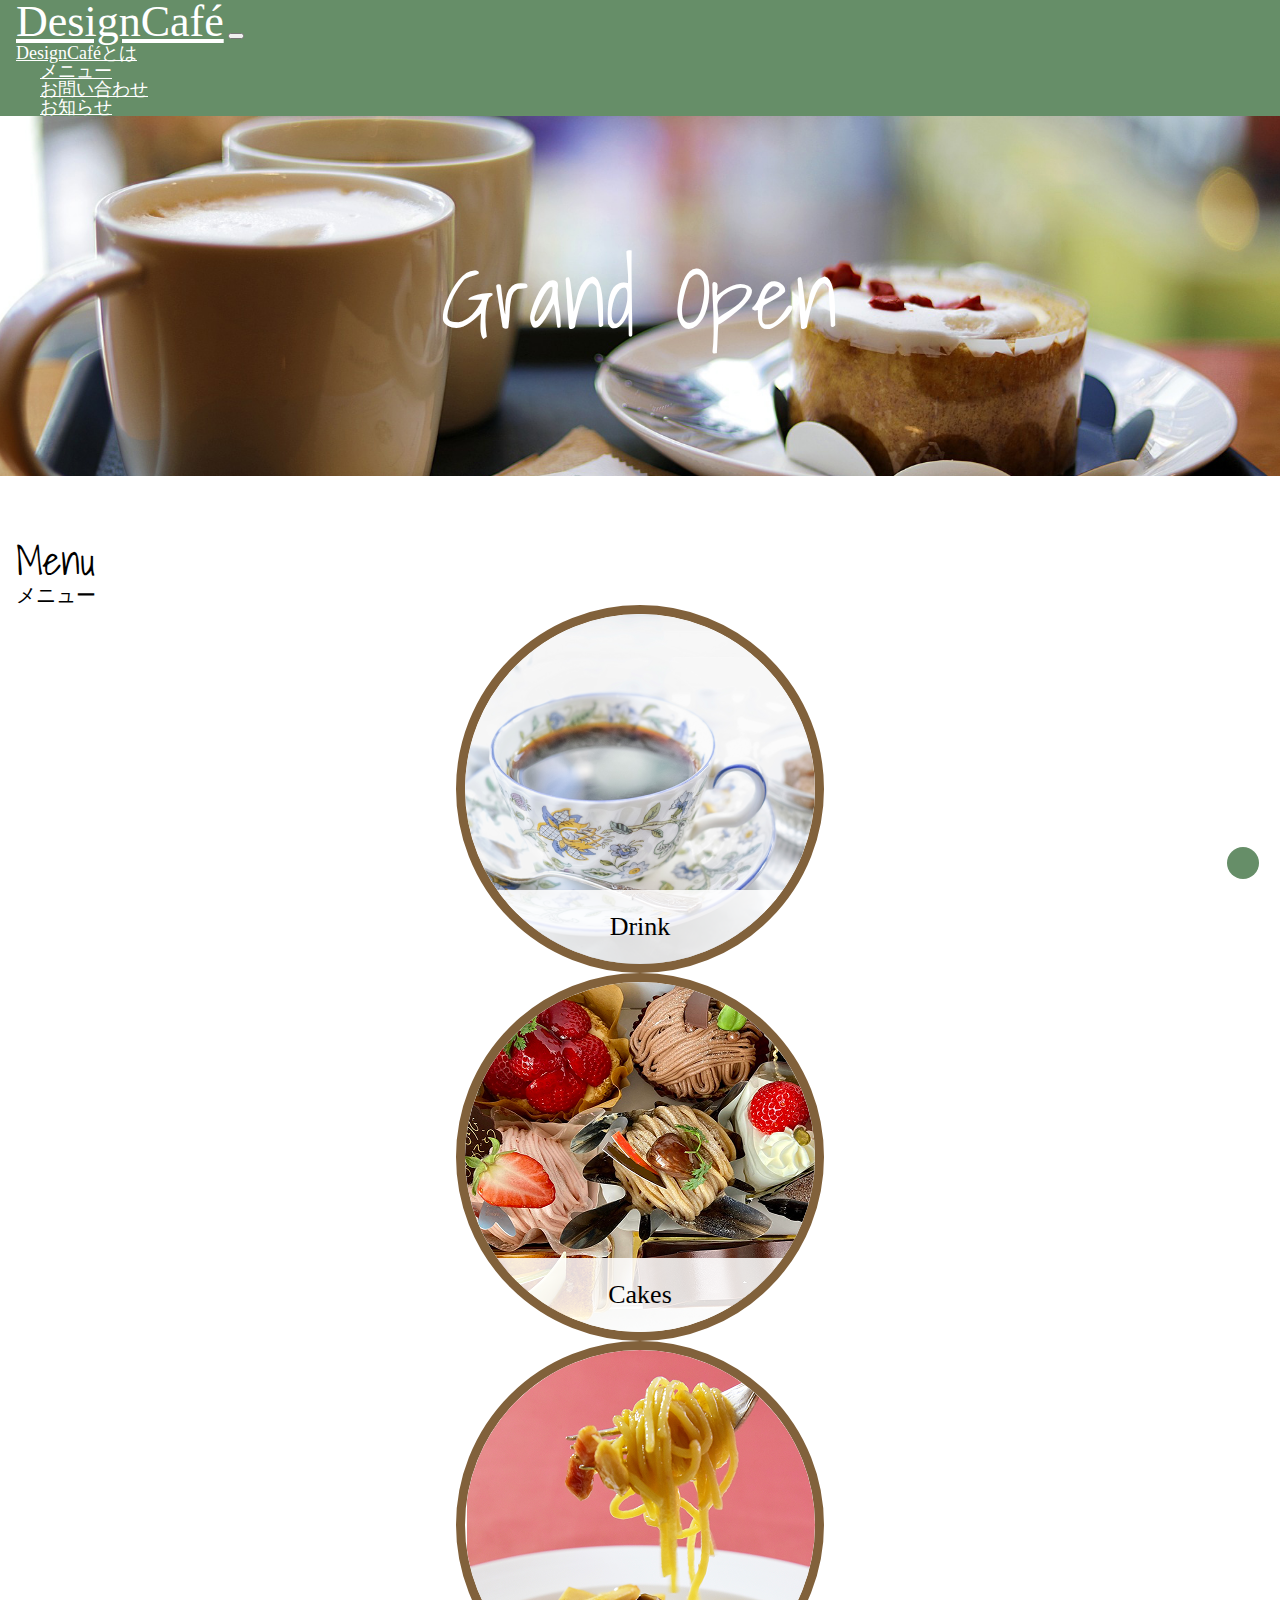
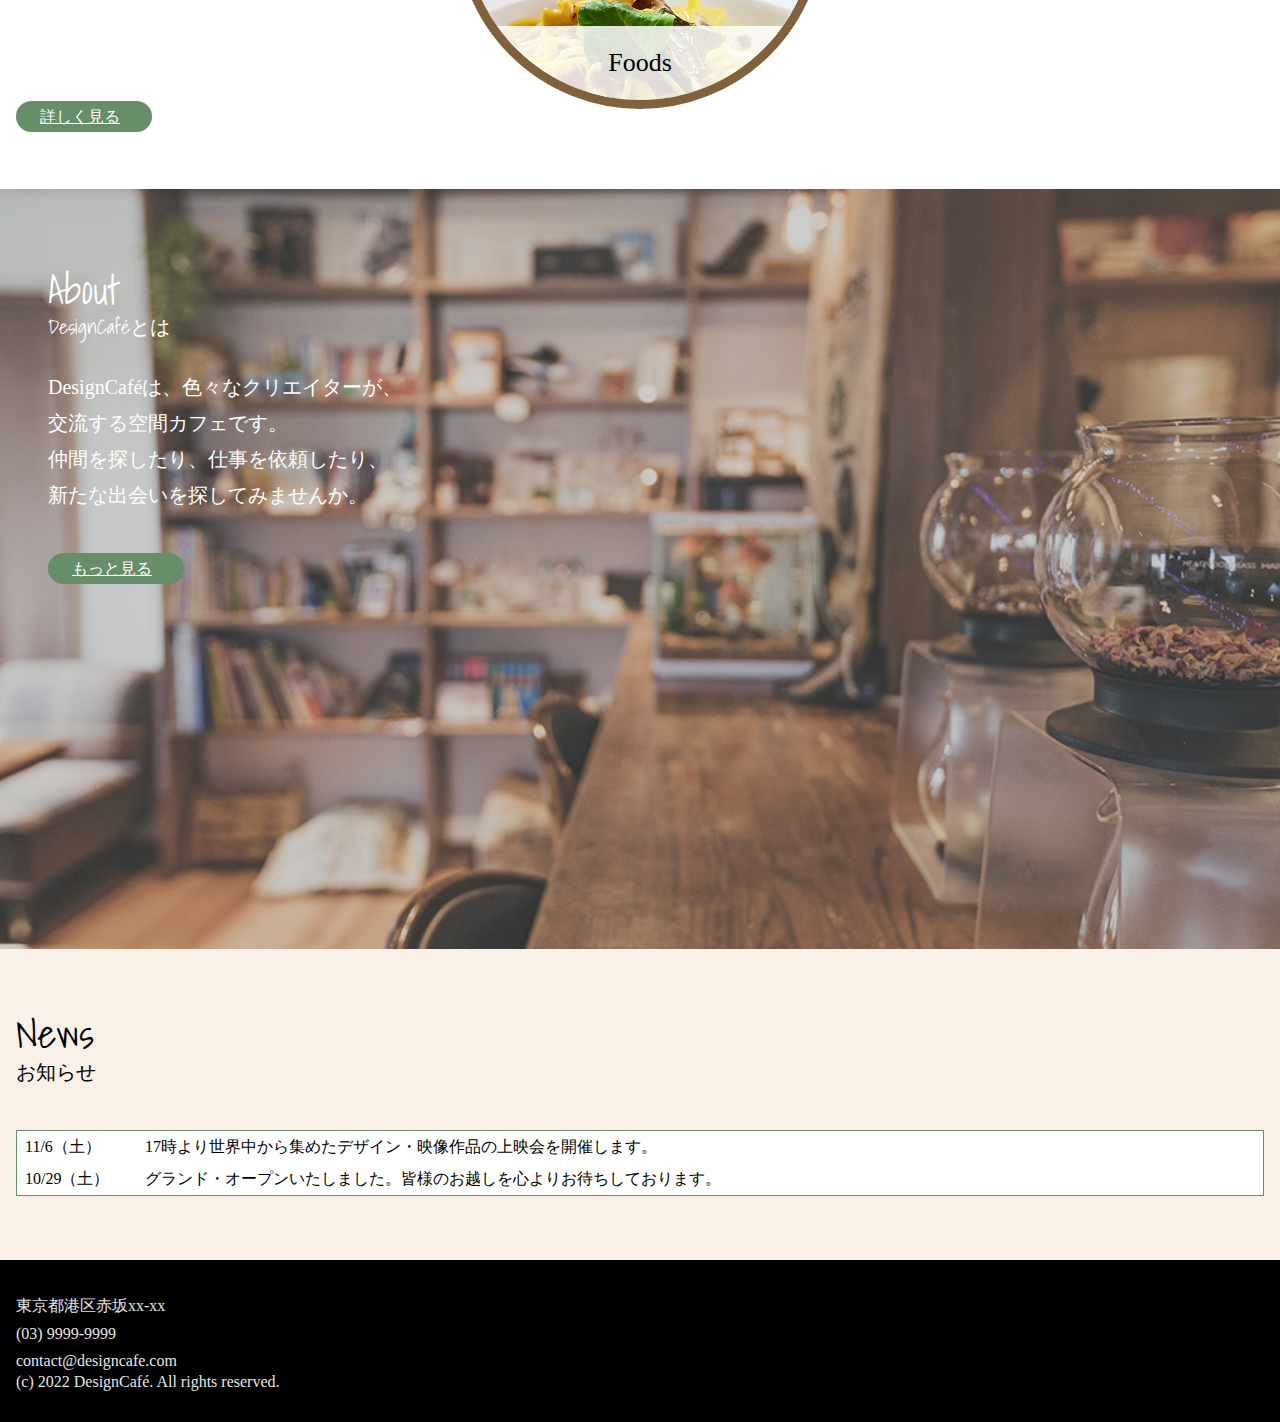
<file: 21/index.html>
<!DOCTYPE html>
<html lang="en">
<head>
    <meta charset="UTF-8">
    <meta name="viewport" content="width=device-width, initial-scale=1.0">
    <title>Bootstrap demo</title>
        <link href="https://cdn.jsdelivr.net/npm/bootstrap@5.3.1/dist/css/bootstrap.min.css" rel="stylesheet" integrity="sha384-4bw+/aepP/YC94hEpVNVgiZdgIC5+VKNBQNGCHeKRQN+PtmoHDEXuppvnDJzQIu9" crossorigin="anonymous">
        <link rel="preconnect" href="https://fonts.googleapis.com">
<link rel="preconnect" href="https://fonts.gstatic.com" crossorigin>
<link href="https://fonts.googleapis.com/css2?family=Gothic+A1&family=Noto+Sans+Georgian:wght@100..900&family=Shadows+Into+Light&display=swap" rel="stylesheet">
<link rel="stylesheet" href="https://cdnjs.cloudflare.com/ajax/libs/font-awesome/6.5.1/css/all.min.css"
        integrity="sha512-DTOQO9RWCH3ppGqcWaEA1BIZOC6xxalwEsw9c2QQeAIftl+Vegovlnee1c9QX4TctnWMn13TZye+giMm8e2LwA=="
        crossorigin="anonymous" referrerpolicy="no-referrer" />
<link rel="stylesheet" href="style/style.css">
</head>
<body>
    <!--Header-->
    <header id="top" class="site-header">
    <nav class="navbar navbar-expand-lg">
  <div class="container">
    <a class="navbar-brand" href="#">DesignCafé</a>
    <button class="navbar-toggler" type="button" data-bs-toggle="collapse" data-bs-target="#navbarNav" aria-controls="navbarNav" aria-expanded="false" aria-label="Toggle navigation">
      <span class="navbar-toggler-icon"></span>
    </button>
    <div class="collapse navbar-collapse" id="navbarNav">
      <ul class="navbar-nav ms-auto mb-2 mb-lg-0">
        <li class="nav-item">
          <a class="nav-link" href="#">DesignCaféとは</a>
        </li>
        <li class="nav-item">
          <a class="nav-link" href="#">メニュー</a>
        </li>
        <li class="nav-item">
          <a class="nav-link" href="#">お問い合わせ</a>
        </li>
        <li class="nav-item">
          <a class="nav-link" href="#">お知らせ</a>
        </li>
      </ul>
    </div>
  </div>
</nav>
    </header>
    <!--Section Hero-->
     <section class="hero top-bg-section d-flex align-items-center">
        <h1 class="hero-title text-center w-100">
            Grand Open
        </h1>
    </section>
    <!--Section Menu-->
    <section class="menu">
    <div class="container">
        <div class="row mb-4 text-center">
            <div class="col-12">
                <h2>Menu</h2>
                <p>メニュー</p>
            </div>
        </div>
        <div class="row menu-items">
            <div class="col-12 col-md-4 d-flex justify-content-center mb-4">
                <div class="img-container">
                    <img src="img/drinks1.png" alt="Drink">
                    <div class="img-text">
                        <p>Drink</p>
                    </div>
                </div>
            </div>
            <div class="col-12 col-md-4 d-flex justify-content-center mb-4">
                <div class="img-container">
                    <img src="img/drinks2.png" alt="Cakes">
                    <div class="img-text">
                        <p>Cakes</p>
                    </div>
                </div>
            </div>
            <div class="col-12 col-md-4 d-flex justify-content-center mb-4">
                <div class="img-container">
                    <img src="img/drinks3.png" alt="Foods">
                    <div class="img-text">
                        <p>Foods</p>
                    </div>
                </div>
            </div>
        </div>
        <div class="row text-center mt-4">
            <div class="col-12">
                <a href="" class="btn menu-btn">詳しく見る<i class="fa-solid fa-chevron-right"></i>
                </a>
            </div>
        </div>
    </div>
</section>
<!--Section About-->
 <section class="about w-100 text-center">
        <div class="about-content">
            <div class="row justify-content-center">
                <div class="col-12 col-md-6 col-lg-5">
                    <h2 class="about-title">About</h2>
                    <p class="about-subtitle">DesignCaféとは</p>
                    <p class="about-text">
                      DesignCaféは、色々なクリエイターが、<br>
                      交流する空間カフェです。<br>
                      仲間を探したり、仕事を依頼したり、<br>
                     新たな出会いを探してみませんか。
                    </p>
                    <a href="" class="btn about-btn">もっと見る<i class="fa-solid fa-chevron-right"></i>
                    </a>
                </div>
            </div>
        </div>
    </section>
    <!--Section News-->
    <section class="news">
        <div class="container">
            <div class="row text-center">
                <div class="col-12">
                    <h2 class="news-title">News</h2>
                    <p class="news-subtitle">お知らせ</p>
                </div>
            </div>
            <div class="row">
                <div class="col-12">
                    <div class="news-box">
                        <div class="news-item">
                            <span class="news-date">11/6（土）</span>
                            <p class="news-text">
                                17時より世界中から集めたデザイン・映像作品の上映会を開催します。
                            </p>
                        </div>
                        <div class="news-item">
                            <span class="news-date">10/29（土）</span>
                            <p class="news-text">
                                グランド・オープンいたしました。皆様のお越しを心よりお待ちしております。
                            </p>
                        </div>
                    </div>
                </div>
            </div>
        </div>
    </section>
    <!--Footer-->
    <footer class="footer">
        <div class="container">
            <div class="row align-items-start">
                <div class="col-12 col-md-6 text-center text-md-start mb-5">
                    <p class="footer-text">
                        東京都港区赤坂xx-xx<br>
                        (03) 9999-9999<br>
                        contact@designcafe.com
                    </p>
                </div>
                <div class="col-12 col-md-6 text-center text-md-end">
                    <p class="footer-copy">
                        (c) 2022 DesignCafé. All rights reserved.
                    </p>
                </div>
            </div>
        </div>
    </footer>
    <a href="#top" class="scroll-top">
        <i class="fa-sharp fa-solid fa-caret-up"></i>
    </a>
    <script src="https://cdn.jsdelivr.net/npm/bootstrap@5.3.1/dist/js/bootstrap.bundle.min.js" integrity="sha384-HwwvtgBNo3bZJJLYd8oVXjrBZt8cqVSpeBNS5n7C8IVInixGAoxmnlMuBnhbgrkm" crossorigin="anonymous"></script>
</body>
</html>
</file>
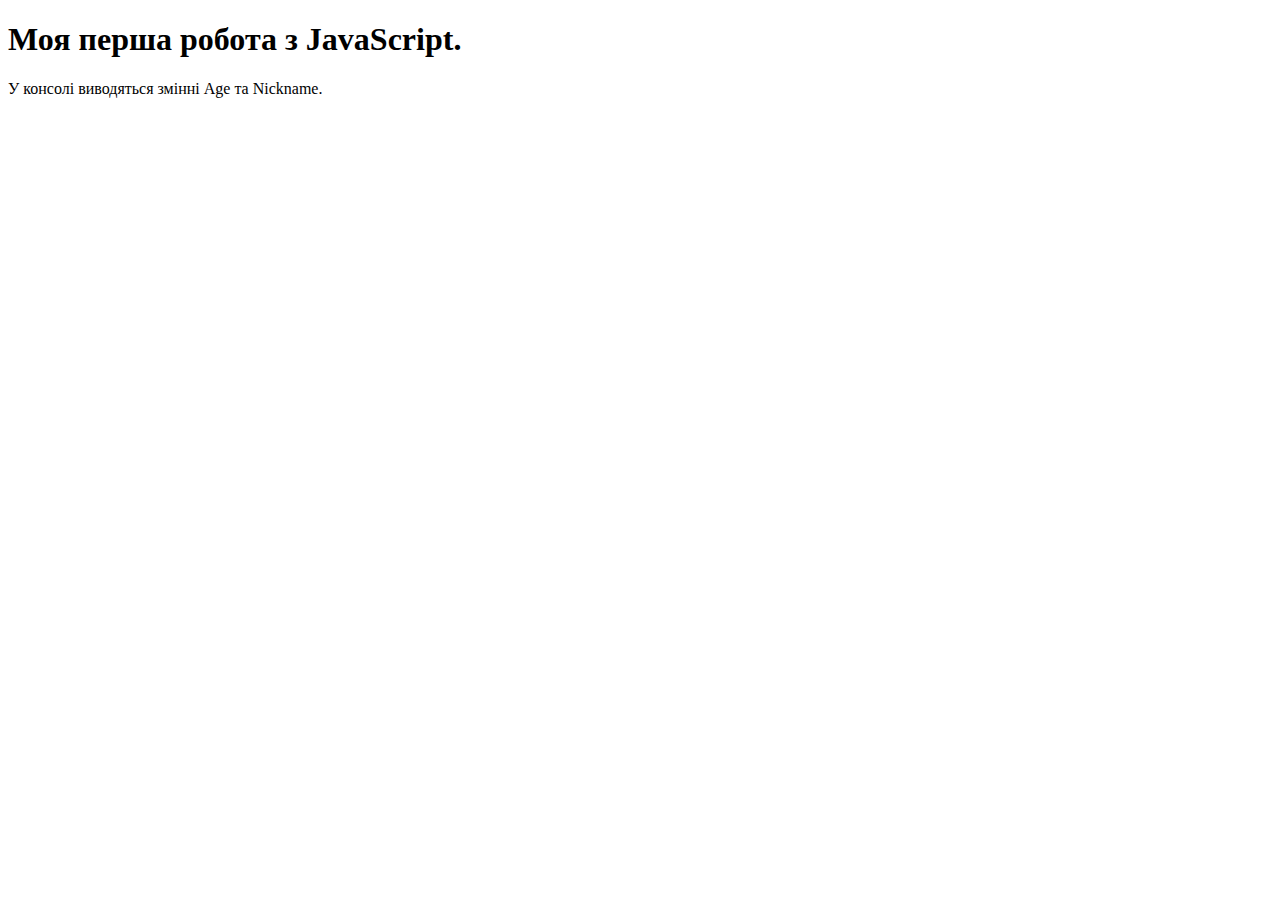
<file: JS/01js/index.html>
<!DOCTYPE html>
<html lang="en">
<head>
    <meta charset="UTF-8">
    <meta name="viewport" content="width=device-width, initial-scale=1.0">
    <title>HM JS 1</title>
    <script src="../01js/main.js"></script>
</head>
<body>
    <h1>Моя перша робота з JavaScript.</h1>
    <p>
        У консолі виводяться змінні Age та Nickname.
    </p>
</body>
</html>
</file>
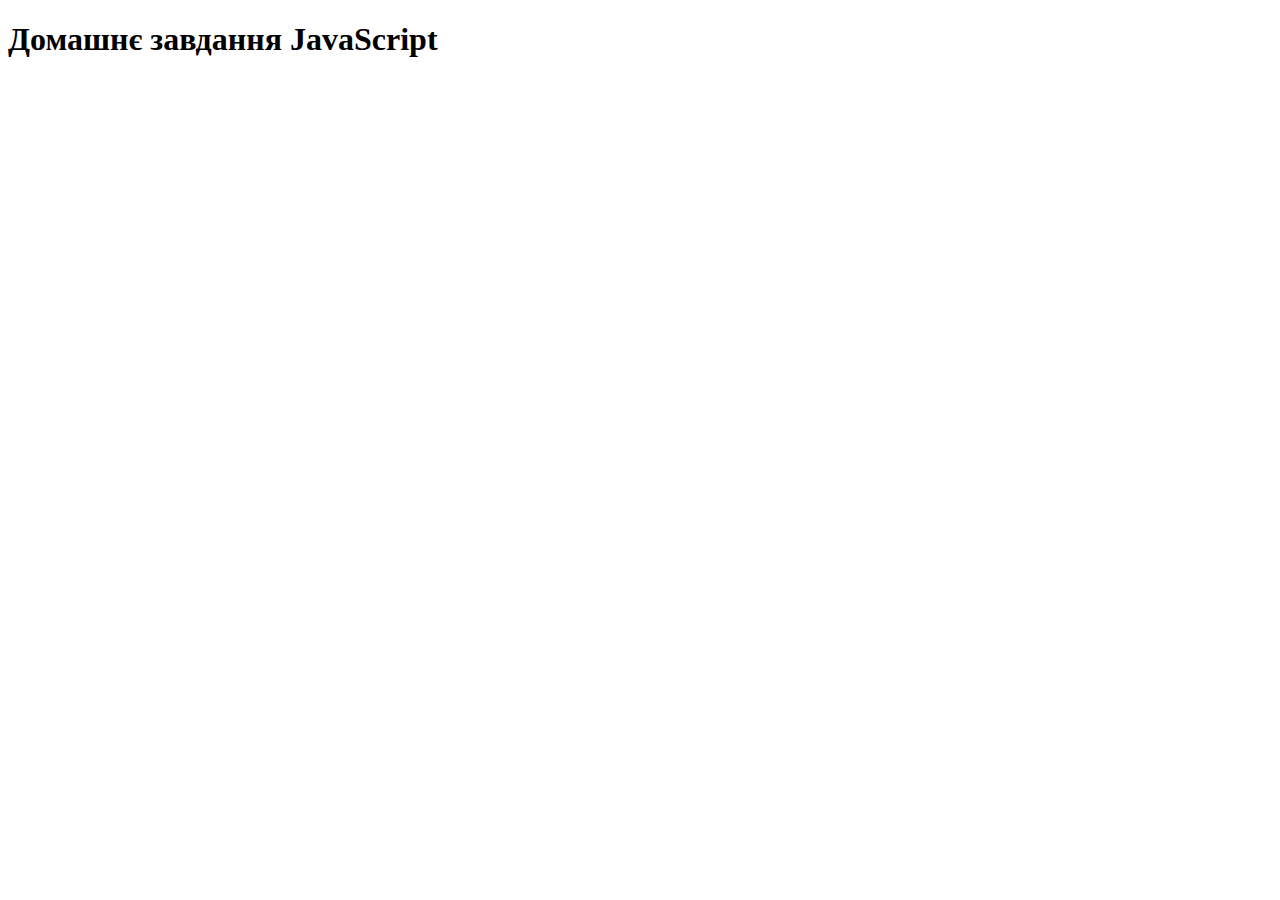
<file: JS/02js/index.html>
<!DOCTYPE html>
<html lang="en">
<head>
    <meta charset="UTF-8">
    <meta name="viewport" content="width=device-width, initial-scale=1.0">
    <title>HM JS 2</title>
    <script src="../02js/main.js"></script>
</head>
<body>
    <h1>Домашнє завдання JavaScript</h1>
</body>
</html>
</file>
<file: 09/style/style.css>
*{
    box-sizing: border-box;
}
body{
    margin: 0;
    background-color: #E5E5E5
}
    .Diia{
    width: 512px;
height: 512px;
background-color: rgba(0, 0, 0, 1);
display: flex;
 flex-direction: column;
 align-items: center;
 justify-content: center;
    }
.vector{
    position:absolute;
    top: 110px;
    left: 50px;
}
.Flag{
    margin-top: 20px;
    border-radius: 6px;
    overflow: hidden;
}
.Flag-blue{
width: 80px;
height: 30px;
background-color: rgba(33, 55, 251, 1);

}
.Flag-yellow{
    width: 80px;
    height: 30px;
    background-color: rgba(255, 216, 75, 1);
  }
.position-reletion{
    position: absolute;
    width: 512px;
    height: 512px;
    background-color: #FFCE22;
    top: 450px;
    left: 400px;
    right: 75px;
    z-index: 1;
}
.blue-block{
    position: absolute;
    width: 512px;
    height: 256px;
    background-color: blue;
    }
.img-position{
    position: absolute;
    top: 145px;
    left: 60px;
    right: 60px;
    bottom: 140px;
}
.position-reletion-third{
    position: absolute;
    background-color: white;
    width: 512px;
    height: 512px;
    left: 855px;
top: 850px;
border-bottom: 2px solid blue;
border-top: 2px solid blue;
      }
  .yellow-circle{
    position: absolute;
    width: 444px;
    height: 444px;
    background-color: #FFCE22;
    margin: 35px 35px;
    z-index: 2;
    border-radius:250px;
    
  }
.img-circle{
    position: absolute;
    top: 250px;
    left: 80px;
    right: 75px;
    bottom: 60px;
    z-index: 2;
    overflow: hidden;
}
</file>
<file: 10/style/style.css>
*{
    box-sizing: border-box;
}
body {
  background-color: rgba(0, 161, 198, 0.05);
}
.container {
  width: 1240px;
  margin: 0 auto;
  padding-top: 142px;
  padding-bottom: 128px;
}
h1 {
  font-weight: 600;
  font-size: 48px;
  line-height: 2;
  letter-spacing: -0.02em;
  margin-bottom: 10px;
}
h1 span {
  font-weight: 400;
}
.text-head {
  font-family: "IBM Plex Sans", sans-serif;
  font-size: 20px;
  font-weight: 400;
  line-height: 40px;
  max-width: 695px;
  margin-bottom: 50px;
}
.clearfix {
  content: "";
  clear: both;
  display: table;
}
.information-card {
  width: 295px;
  height: 470px;
  padding-top: 56px;
  background-color: rgb(255, 255, 255);
  border: 1px solid rgb(234, 237, 242);
  border-radius: 20px;
  box-shadow: 0px 0px 10px 0px rgba(45, 54, 64, 0.05);
  float: left;
  margin-right: 20px;
}
.information-card:last-child {
  margin-right: 0;
}
.item-image-container {
  width: 120px;
  height: 120px;
  overflow: hidden;
  border-radius: 100%;
  margin: 0 auto;
  margin-bottom: 34px;
  border: 2px solid rgb(239, 243, 248);
}
.item-image {
  width: 100%;
  height: auto;
}
.text {
  margin-bottom: 33px;
  font-family: sans-serif;
  text-align: center;
}
.name {
  color: rgb(45, 54, 64);
  font-size: 20px;
  font-weight: 700;
  line-height: 33px;
}
.profession {
  color: rgb(75, 79, 82);
  font-size: 16px;
  font-weight: 400;
  line-height: 26px;
}
.item-tech-image-container {
  width: 55px;
  height: 50px;
  overflow: hidden;
  border-radius: 100%;
  display: inline-block;
}
.item-tech-image-container:last-child {
    margin-right: 0;
}
.tech-image {
    width: 100%;
    height: auto;
}
.tech-images {
    text-align: center;
}
</file>
<file: 13/style/style.css>
@import url(reset.css);
*{
    box-sizing: border-box;
}
body{
    font-size: 16px;
    background-color: #fff;
    position: relative;
    padding-bottom: 45px;
    font-family: 'Nunito Sans', sans-serif;
    font-style: normal;
}
body::after{
    content: "";
    display: block;
    position: absolute;
    width: 118px;
    top: 0;
    bottom: 0;
    left: 13%;
    background-color: #F9F9F9;
    z-index: -1;
}
.container{
    width: 82%;
    margin: 0 auto;
}
/* header */
header{
    padding: 55px 0;
}
header .container{
    display: flex;
    justify-content: space-between;
    align-items: center;
}
.logo:hover{
    opacity: 0.8;
}
nav a{
    display: inline-block;
    position: relative;
    color: #000;
    text-decoration: none;
    margin-right: 35px;
    font-size: 19px;
    font-weight: 400;
    line-height: 120%; 
    letter-spacing: 1px;
}
nav a:last-child{
    margin-right: 0;
}
nav a::after{
    content: "";
    display: none;
    /* display: block; */
    width: 7px;
    height: 7px;
    border-radius: 100%;
    background-color: #F2994A;
    position: absolute;
    margin:0 50%;
    bottom: -16px;    
}
nav a.active::after,
nav a:hover::after{
    display: block;
}
.search-block input{
    font-size: 19px;
    font-weight: 400;
    line-height: 120%; /* 1.425rem */
    letter-spacing: 1px;
    color: #000;
    border: none;
    padding: 0 16px;
}
.search-block button{
    background-color: white;
    border:none;
}
.search-block input:focus-visible{
    outline: none;
}

/* content */
.content{
    padding: 110px 0 50px;
}

.content .container{
    display: flex;
    justify-content: space-between;
}
.image-block{
    width: 35%;
}
.image-block img{
    width: 100%;
}
.text-conteiner{
    width: 50%;
}
.text-block{
    padding-right: 180px;
    border-right: 1px solid #333;
    margin-bottom: 32px;
}
.text-block h2{
    position: relative;
    font-size: 24px;
    font-weight: 700;
    line-height: 120%; /* 1.8rem */
    letter-spacing: 1px; 
    color: #F2994A;
    margin-bottom: 10px;
}
.text-block h2::after{
    content: "+";
    position: absolute;
    right: 0;
    color: #3F9AB7;
}
.text-block h1{
    font-size: 65px;
    font-weight: 800;
    line-height: 120%; /* 4.875rem */
    letter-spacing: 1px; 
    margin-bottom: 70px;
}
.text-block p{
    padding-top: 24px;    
    font-weight: 400;
    line-height: 180%; /* 1.8rem */
    letter-spacing: 1px; 
    font-family: 'Roboto', sans-serif;
    position: relative;
}
.text-block p::before{
    content: "";
    display: block;
    border-radius: 4px;
    background: #F2994A;
    width: 188px;
    height: 6px;  
    position: absolute;
    top: 0;
}

/* social */
.social{
    display: flex;
    justify-content: space-between;
}
.video{
    display: flex;
    align-items: center;
}
.video button{
    width: 85px;
    height: 85px;
    display: flex;
    justify-content: center;
    align-items: center;
    border: none;
    background-color: #3F9AB7;
    border-radius: 50%;
    margin-right: 20px;
    padding: 0; 
    overflow: hidden;
}
.video button:hover{
    background-color:#F2994A;
}
.video span{
    font-size: 18px;
    font-weight: 700;
    line-height: 120%; /* 1.35rem */
    letter-spacing: 1px;     
}
.video button img {
    width: 30px;
    height: 30px;
    display: block;
    margin: 0;
    padding: 0;
}
.social-link a{
    display: flex;
    justify-content: center;
    align-items: center;
    width: 34px;
    height: 34px; 
    text-decoration: none;
    background-color: transparent;
    border-radius: 100%;
    position: relative;
    text-align: center;
    right: -16px;
    margin-bottom: 8px;
}
.social-link-img-hover{
    display: none;
}
.social-link a:hover{
    background-color:#F2994A;
}
.social-link a:hover .social-link-img-hover{
    display: block;
}
.social-link a:hover .social-link-img{
    display: none;
}
/* client */
.client{
    background-color: #3F9AB7;
    padding: 32px 0;
    display: flex;
    justify-content: center;
    align-items: center;
}
.client-image{
    width: 55px;
    height: 55px;
    border-radius: 100%;
    overflow: hidden;
    position: relative;
    text-align: center;
}
.client-image>img{
    width: 100%;
}
.client-image:nth-child(2){
    left: -10px;
}
.client-image:nth-child(3){
    left: -20px;
}
.client-info{
    color: #fff;
}

.client-info strong{
    font-size: 24px;
    font-weight: 700;
}
.client-info span{
    font-size: 20px;
    font-weight: 400; 
}
</file>
<file: 15/style/style.css>
@import url(reset.css);
*{
    box-sizing: border-box;
}
body{
background-image: url(../img/Rectangle\ 1.png);
color: white;
background-size: cover;
background-attachment: fixed;
background-repeat: no-repeat;
background-position: center top;
}
header .netflix-container{
display: flex;
justify-content: space-between;
align-items: center;
padding: 70px 40px 0;
}
.logo{
display: flex;
align-items: center;
gap: 80px;
}
.release-date{
padding-left: 25px;
border-left: 3px solid white;
color: rgba(200, 200, 200, 1);
font-family: 'Kyiv*Type Titling';
font-size: 24px;
font-weight: 600;
line-height: 29px;
text-align: left;
}
.search{
display: flex;
align-items: center;
gap: 45px;
}
.search-icon{
background: transparent;
border: none;
}
.avatar{
width: 74px;
height: 74px;
}
.content{
    padding: 115px 40px 0;
}
.main-cotainer{
    margin: 0 auto;
}
.text-genre{
    display: flex;
    gap: 15px;
}
.text-genre h3{
color: rgba(255, 255, 255, 1);
font-family: Inter;
font-size: 32px;
font-weight: 500;
line-height: 39px;
letter-spacing: 2px;
text-align: left;
}
.text-genre h3:not(:last-child)::after{
    content: "|";
margin-left: 15px;
}
.movie-title{
color: rgba(255, 255, 255, 1);
font-family: Inter;
font-size: 64px;
font-weight: 800;
line-height: 100px;
letter-spacing: 2px;
text-align: left;
padding: 40px 0;
}
.text-content{
font-family: Inter;
font-size: 30px;
font-weight: 400;
letter-spacing: 3px;
text-align: left;
color: rgba(167, 166, 166, 1);
margin-top: 17px;
}
.text-content strong{
font-family: Inter;
font-weight: 500;
font-size: 30px;
letter-spacing: 2px;
text-align: left;
color: white;
}
.text-content1{
width: 864px;
height: 130px;
color: rgba(167, 166, 166, 1);
font-family: Inter;
font-size: 24px;
font-weight: 400;
line-height: 29px;
letter-spacing: 1px;
text-align: left;
margin-top: 25px;
}
.rating{
margin-top: 170px;
}
.popular-section{
padding: 55px 40px 0;
position: relative;
}
.buttons{
display: flex;
gap: 70px;
}
.stream-now{
width: 273px;
height: 65px;
background-color: rgba(213, 13, 31, 1);
border-radius: 10px;
border: none;
}
span{
    color: rgba(255, 255, 255, 1);
font-family: Inter;
font-size: 22px;
font-weight: 500;
line-height: 141.52%;
letter-spacing: 1px;
text-align: left;
text-align: center;
}
.img-stream{
    margin: -7px auto;
}
.episodes{
width: 273px;
height: 64px;
border-radius: 10px;
align-items: center;
background: transparent;
border: 2px solid white;
}
.popular{
max-width: 900px;
max-height: 44px;
margin-top: 50px;
margin-bottom: 50px;
display: flex;
justify-content: space-between;
align-items: center;
}
.popular-tatle{
color: rgba(255, 255, 255, 1);
font-family: Inter;
font-size: 22px;
font-weight: 800;
line-height: 144.52%;
letter-spacing: 13.5%;
text-align: left;
}
.navigate{
display: flex;
gap: 25px;
padding: 40px 0;
}
.prev, .next{
width: 35px;
height: 35px;
border-radius: 50%;
background: transparent;
border: 1px solid white;
justify-content: center;
align-items: center;
display: flex;
}
.cards-container{
display: flex;
gap: 45px;
max-width: 800px;
}
.years{
background: rgba(213, 13, 31, 1);
width: 174px;
height: 66px;
display: flex;
align-items: flex-end;
justify-content: flex-end;
position: absolute;
top: 300px;
right: 0;
}
.gray-block{
background-color: gray;
width: 140px;
height: 66px;
display: flex;
justify-content: center;
align-items: center;
}
.years p{
    color: rgba(255, 255, 255, 1);
font-family: Inter;
font-size: 24px;
font-weight: 500;
line-height: 141.52%;
letter-spacing: 1px;
text-align: right;
}
</file>
<file: 17/style/style.css>
@import url(reset.css);
*{
    box-sizing: border-box;
}
body{
    background-color: rgba(255, 255, 255, 1);
    position: relative;
    overflow-x: hidden;
    margin: 0;
    padding: 0;
    font-family: 'Poppins','Montserrat', sans-serif;
}
.header-container{
    width: 100%;
    max-width: 1500px;
    margin: 0 auto;
    display: flex;
    align-items: center;
    padding: 40px 20px 30px;
    justify-content: space-between;
}
nav{
    display: flex;
gap: 39px;
}
nav a{
color: rgba(0, 0, 0, 1);
font-family: Poppins;
font-size: 24px;
font-weight: 500;
line-height: 28px;
letter-spacing: 1px;
text-align: center;
text-decoration: none;
position: relative;
padding: 5px 0;
 border-bottom: 2px solid transparent;
 transition: border-color 0.3s;
}
nav a:hover{
    border-bottom-color: blue;
}
.header-icons{
    display: flex;
    align-items: center;
}
.logo{
margin-right: 40px;
transition: border 0.3s, box-shadow 0.3s;
border: 2px solid transparent;
}
.logo:hover{
    border: 2px solid fuchsia;
}
.icons-block{
    display: flex;
    justify-content: space-between;
    gap: 39px;
}
.icons{
    background: transparent;
    border: none;
    transition: border 0.3s, box-shadow 0.3s;
    border-bottom: 2px solid transparent;
}
.icons:hover{
    border: 2px solid fuchsia; 
}
.button-menu{
    display: none;
}

.container1{
max-width: 1500px;
margin: 0 auto;
    display: flex;
    align-items: center;
    justify-content: space-between;
display: flex;
width: 100%;
}

.text-content1{
    display: flex;
    flex-direction: column;
    padding-left: 20px;
    margin-top: 150px;
    
}
.text-content1 h3{
color: rgba(0, 0, 0, 1);
font-family: Montserrat;
font-size: 60px;
font-weight: 800;
line-height: 60px;
margin-bottom: 20px;
width: 301px;
border-bottom: 2px solid transparent;
 transition: border-color 0.3s;
}
.text-content1 h3:hover{
 border-bottom-color: blue;
}
.text-content2{
    display: flex;
    flex-direction: column;
    padding-left: 20px;
}
.text-content2 p{
    color: rgba(0, 0, 0, 1);
font-family: Poppins;
font-size: 18px;
font-weight: 500;
line-height: 28px;
margin-bottom: 20px;
width: 300px;
border-bottom: 2px solid transparent;
 transition: border-color 0.3s;
}
.text-content2 p:hover{
 border-bottom-color: blue;
}
.icons2{
    margin-left: 20px;
    color: white;
    cursor: pointer;
    background-color: black;
    padding: 15px;
    border-radius: 10px;
 transition: border 0.3s, box-shadow 0.3s;
    border-bottom: 2px solid transparent;
}
.icons2:hover{
    border: 2px solid fuchsia; 
}
.shoes-mob{
display: none;
}
.shoes{
    display: block;
    display: flex;
    align-items: flex-start;
    justify-content: flex-end;
    margin-right: 5%;
    padding-left: 300px;
    margin-top: -40%;
}
.shoes1{
    margin-top: 95px;
    width: 58%;
}
.shoes2{
    
    margin-top: 85px;
    width: 36%;

}
.container2{
    display: flex;
    gap: 20px;
    width: 100%;
    height: 380px;
    margin-bottom: 100px;
    margin-top: 100px;
    margin-left: 20px;
}
.categories-women,
.categories-men{
     display: flex;
    position: relative;
    width: 48%;
    height: 100%;
    /*
    overflow: hidden;
    */
}
.categories-women img{
 transition: border 0.3s, box-shadow 0.3s;
    border-bottom: 2px solid transparent;
}
.categories-women img:hover{
    border: 2px solid fuchsia; 
}
.categories-men img{
     transition: border 0.3s, box-shadow 0.3s;
    border-bottom: 2px solid transparent;
}
.categories-men img:hover{
    border: 2px solid fuchsia; 
}
.categories-women img,
.categories-men img{
    width: 100%;
    height: auto;
    object-fit: cover;
    object-position: center;
}
.categories-women strong,
.categories-men strong{
    position: absolute;
    left: 20px;
    color: white;
    font-size: 24px;
}
.categories-women strong{
    border-bottom: 2px solid transparent;
    transition: border-color 0.3s;
}
.categories-women strong:hover{
    border-bottom-color: blue;
}
.categories-men strong{
    border-bottom: 2px solid transparent;
    transition: border-color 0.3s;
}
.categories-men strong:hover{
    border-bottom-color: blue;
}
.categories-women p{
 position: absolute;
    bottom: 20px;
    white-space: nowrap;
    right: 20px;

    border-bottom: 2px solid transparent;
    transition: border-color 0.3s;
}
.categories-women p:hover{
    border-bottom-color: blue;
}
.categories-men p{
    position: absolute;
    bottom: 20px;
    left: 50px;
    color: white;
    border-bottom: 2px solid transparent;
    transition: border-color 0.3s;
}
.categories-men p:hover{
    border-bottom: blue;
}
.products-container{
    padding-left: 20px;
    position: relative;
    overflow-x: auto;
}
.products-container h2{
    width: 222px;
height: 40px;
color: rgba(0, 0, 0, 1);
font-family: Montserrat;
font-size: 30px;
font-weight: 800;
line-height: 40px;
letter-spacing: 0%;
text-align: left;
border-bottom: 2px solid transparent;
transition: border-color 0.3s;
}
.products-container h2:hover{
    border-bottom: blue;
}
.product-img{
    display: grid;
    grid-template-columns: repeat(5, 1fr);
    gap: 20px;
    margin-top: 30px;
    transition: border 0.3s, box-shadow 0.3s;
    border-bottom: 2px solid transparent;
}
.product-img:hover{
    border: 2px solid fuchsia; 
}
.mobile-card{
    display: none;
}
.card{
    width: 100%;
}
.product-text{
    margin-top: 5px;
    width: 130px;
color: rgba(0, 0, 0, 1);
font-family: Poppins;
font-size: 18px;
line-height: 28px;
letter-spacing: 0%;
text-align: left;
font-weight: 600;
border-bottom: 2px solid transparent;
transition: border-color 0.3s;
}
.product-text:hover{
    border-bottom: blue;
}
.product-price{
    padding: 0;
    width: 130px;
color: rgba(0, 0, 0, 1);
font-family: Poppins;
font-size: 18px;
line-height: 28px;
letter-spacing: 0%;
text-align: left;
border-bottom: 2px solid transparent;
transition: border-color 0.3s;
}
.product-price:hover{
    border-bottom: blue;
}
.special-offers{
    text-align: center;
    padding: 80px 20px;
    border-bottom: 2px solid transparent;
transition: border-color 0.3s;
cursor: pointer;
}
.special-offers span{
display: block;
color: rgba(0, 0, 0, 1);
font-family: Montserrat;
font-size: 40px;
font-weight: 800;
line-height: 40px;
letter-spacing: 0%;
}
.special-offers p{
height: 52px;
color: rgba(0, 0, 0, 1);
font-family: Poppins;
font-size: 18px;
font-weight: 500;
line-height: 28px;
letter-spacing: 0%;
}
.newsletter{
    border: 5px solid black;
    background: transparent;
    cursor: pointer;
    padding: 15px 40px;
    font-weight: 100;
    font-weight: 600;
     transition: border 0.3s, box-shadow 0.3s;
}
.newsletter:hover{
    border: 2px solid fuchsia; 
}
.footer{
    background-color: black;
    padding: 70px 40px 20px ;
}
.footer-container{
    display: flex;
    justify-content: space-between;
    flex-wrap: wrap;
    gap: 40px;
}
.footer-column h4{
width: 162px;
height: 25px;
color: rgba(196, 196, 196, 1);
font-family: Poppins;
font-size: 14px;
font-weight: 500;
line-height: 25px;
letter-spacing: 0%;
text-align: left;
margin-bottom: 20px;
opacity: 0.4;
}
.footer-column ul{
    padding-left: 0;
    margin: 0;
    list-style: none;
}
.footer-column a{
text-decoration: none;
color: rgba(255, 255, 255, 1);
font-family: Poppins;
font-size: 14px;
font-weight: 500;
line-height: 25px;
letter-spacing: 0%;
text-align: left;
}
.footer-info{
padding: 20px;
height: 25px;
opacity: 0.4;
color: rgba(255, 255, 255, 1);
font-family: Poppins;
font-size: 12px;
font-weight: 500;
line-height: 25px;
letter-spacing: 0%;
text-align: center;
}
@media(max-width:600px){
    .header-container{
        position: relative;
        display: flex;
        align-items: center;
        justify-content: space-between;
    }
.button-menu{
display: block;
    justify-self: start;
    order: -1;
}
.logo{
    position: absolute;
    left: 50%;
    transform: translateX(-90px);
}
.logo img{
    display: block;
}
.header-icons{
    width: 90%;
    display: flex;
    align-items: center;
    justify-content: space-between;
}
.icons-block{
    display: flex;
    align-items: center;
    gap: 10px;
}
.icons{
    order: 2;
    display: flex;
    gap: 10px;
}
    nav {
        display: none;
    }
    .shoes-mob{
        display: block;
        position: relative;
        top: -500px;
    }
    
    .shoes{
        display: none;
    }
    .shoes2mob{
     position: absolute;
         top: 20%;
      }
        
    .main-cotainer{
        display: flex;
        flex-direction: column;
        align-items: center;
        text-align: center;
        gap: 10px;
        margin-top: 25px;
    }
    .text-content1{
        text-align: center;
        position: relative;
        top: 150px;
        left: 100px;
    }
    .text-content1 h3{
        font-size: 40px;
    }
    .text-content2{
        text-align: center;
        position: relative;
        top: 130px;
        left: 100px;
    }
    .icons2{
        text-align: center;
        position: relative;
        top: 110px;
        left: 100px;
    }
    .container2{
    flex-direction: column;
    gap: 10px;
    align-items: flex-start;
    margin-top: -140px;
    }
    .categories-women img{
        width: 200%;
        height: auto;
        margin-left: 10px;
        margin-right: 0;
    }
    .categories-women p{
        white-space: nowrap;
        text-align: left;
        left: 300px;
    }
    .categories-men img{
        width: 200%;
        height: auto;
        margin-left: 10px;
        margin-right: 0;
    }
    .categories-men p{
        white-space: nowrap;
        text-align: left;
        left: 300px;
    }
    .container3{
        margin-top: 300px;
    }
    .card{
        display: none;
    }
    .mobile-card{
        display: block;
    }
    .footer-container{
        display: grid;
        grid-template-columns: repeat(2, 1fr);
        gap: 20px;
    }
}
@media(min-width:600px) and (max-width:900px) {

.button-menu{
display: none;
}
.logo{
 position: absolute;
    left: 60%;
    transform: translateX(-15px);
}
.logo img{
    display: block;
}
.header-icons{
    display: flex;
    align-items: center;
    justify-content: space-between;
}
.icons-block{
    display: flex;
    align-items: center;
    gap: 10px;
}
.icons{
    order: 2;
    display: flex;
    gap: 10px;
}
    nav {
        gap: 10px;
    }
    nav a{
        font-size: 15px;
    }
    .shoes{
        padding: 20px;
        position: relative;
        top: -120px;
    }
    .shoes1{
        margin-top: -10px;
    }
    .shoes2{
        margin-top: -10px;
    }
    .icons2{
        position: relative;
        top: 120px;
    }
    .text-content2 p{
        position: relative;
        top: 120px;
    }
    .text-content1 h3{
        font-size: 40px;
        position: relative;
        top: 125px;

    }
}
</file>
<file: 19.1/style/style.css>
@import url(reset.css);
*{
    box-sizing: border-box;
}
html{
    font-size: 16px;
}
body{
    margin: 0;
    font-family: 'Philosopher';
}
.header-image{
    min-height: 200vh;
    background-image: url(..//img/banner1.png);
    background-repeat: no-repeat;
    background-position: center;
    background-size: cover;
    position: relative;
}
.header-image::before{
    content: "";
    position: absolute;
    inset: 0;
    background-color: rgba(0, 0, 0, 0.6);
    z-index: 1;
}
.header-container{
    margin: 0 auto;
    padding: 2rem 3rem 4rem;
    display: flex;
    flex-direction: column;
    color: white;
    text-decoration: none;
    position: relative;
    z-index: 2;
}
.header-banner{
    display: flex;
    align-items: center;
    justify-content: space-between;
    gap: 2rem;
}
.logo{
    font-family: 'Philosopher';
font-weight: 400;
font-size: 40px;
text-decoration: none;
color: white;
}
span{
    color:#FF9900 ;
}
.header-navigate{
display: flex;
justify-content: center;
gap: 2rem;
flex-wrap: wrap;
}
.header-navigate a{
    font-family: 'Philosopher';
font-weight: 400;
font-size: 24px;
color: white;
text-decoration: none;
}
.header-navigate .active{
     color:#FF9900 ;
}
.logo2{
    text-decoration: none;
color: #FF9900 ;
font-family: 'Philosopher';
font-weight: 700;
font-size: 24px;

}
.header-content{
    display: grid;
    grid-template-columns: 1fr 1fr;
    justify-content: center;
    align-items: start;
    max-width: 100%;
    margin: 0 auto;
    padding-top: 35rem;
}
.header-title{
    font-family: 'Philosopher';
font-weight: 400;
font-size: 80px;
max-width: 24rem;
margin: 0;
}
.header-subtitle{
    font-family: 'Philosopher';
font-weight: 400;
font-size: 34px;
max-width: 40rem;
line-height: 1.2;
justify-self: center;
text-align: left;
margin: 0;
}
.title1{
    color: white;
    position: relative;
    left: 6rem;
}
.header-author{
     font-family: 'Philosopher';
font-weight: 400;
font-size: 34px;
text-align: right;
color:#FF9900 ;
margin: 0;
justify-self: right;
}
.header-subtitle,
.header-author{
    grid-column: 2/3;
}
.story{
    padding: 5rem 0;
    background-color:#edece0 ;
}
.container{
    max-width: 100rem;
    margin: 0 auto;
    padding: 0 5rem;
    overflow: hidden;
}
.section-title{
    font-family: 'Philosopher';
font-weight: 700;
font-size: 40px;
}
.story-grid{
    display: grid;
    grid-template-columns: repeat(3, 1fr);
    gap: 2rem;
}
.story-column{
    display: grid;
    gap: 1rem;
    transform: translateY(1px);
}
.story-column img{
    width: 100%;
    display: block;
    object-fit: cover;
}
.story-column-center{
    display: flex;
    flex-direction: column;
    align-items: center;
    text-align: center;
    transform: translateY(-7px);
}
.story-card-center{
    max-width: 17rem;
    text-align: center;
}
.story-card-title{
    font-family: 'Philosopher';
font-weight: 700;
font-size: 24px;
color:#FF9900 ;
}
.story-text{
    font-family: 'Philosopher';
font-weight: 400;
font-size: 18px;
max-width: 20rem;
}
.story-link-wrap{
    margin-top: 2rem;
    text-align: right;
}
.story-link{
    display: inline-block;
    font-family: 'Philosopher';
font-weight: 700;
font-size: 24px;
color:#000000 ;
text-decoration: none;
border-bottom: 4px solid #FFE600 ;
}
.collection{
    padding: 5rem 0;
}
.section-title{
    font-family: 'Philosopher';
font-weight: 700;
font-size: 40px;
}
.collection-wraper{
    position: relative;
    margin-top: 2.5rem;
}
.collection-wraper::before,
.collection-wraper::after{
    content: "";
    position: absolute;
    left: 50%;
    width: 100vw;
    transform: translateX(-50%);
    height: 0.150rem;
    background-color: #FF9900;
    z-index: 0;
}
.collection-wraper::before{
    top: 4.5rem;
}
.collection-wraper::after{
    bottom: 4.5rem;
}
.collection-grid{
    position: relative;
    z-index: 1;
    display: grid;
    grid-template-columns: repeat(4, 1fr);
    gap: 2.5rem;
    align-items: start;
}
.collection-card{
    position: relative;
    overflow: hidden;
    height: 26rem;
}
.collection-card img{
    display: block;
    width: 100%;
    height: 100%;
    object-fit: cover;
}
.collection-card-content{
    position: absolute;
    left: 0;
    right: 0;
    bottom: 0;
    padding: 1rem;
    color: white;
}
.collection-card-title{
    margin-bottom: 0.75rem;
    font-family: 'Philosopher';
font-weight: 700;
font-size: 24px;
}
.collection-card-title::after{
    content: "";
    display: block;
    width: 5rem;
    height: 0.130rem;
    margin-top: 0.350rem;
    background-color: #FF9900;
}
.collection-card-text{
    max-width: 16rem;
    font-family: 'Philosopher';
font-weight: 700;
font-size: 13px;
}
.collection-link-wrap{
    margin-top: 2rem;
    text-align: right;
}
.collection-link{
    display: inline-block;
    color:#000000;
    text-decoration: none;
    border-bottom: 4px solid #FFE600 ;
font-family: 'Philosopher';
font-weight: 700;
font-size: 24px;
}
.expertise{
    padding: 5rem 0;
}
.expertise{
    background-image: url(../img/Pngtresouthkorea.png);
    background-repeat: no-repeat;
    background-position: center bottom;
    background-size: cover;
}
.expertise-label{
    margin-bottom: 3rem;
    font-family: 'Philosopher';
font-weight: 700;
font-size: 40px;
}
.expertise-grid{
    display: grid;
    grid-template-columns: 1.5fr 1fr;
    align-items: center;
    column-gap: 4rem;
}
.expertise-media{
    justify-self: center;
}
.expertise-media img{
    display: block;
    max-width: 32rem;
    height: auto;
}
.expertise-content{
    margin-top: -4rem;
    max-width: 32rem;
    justify-self: end;
}
.expertise-title{
    margin-bottom: 2rem;
font-family: 'Philosopher';
font-weight: 700;
font-size: 40px;
}
.expertise-text{
    margin-bottom: 2rem;
font-family: 'Philosopher';
font-weight: 400;
font-size: 18px;
}
.expertise-link-wrap{
margin-top: 2rem;
    text-align: right;
}
.expertise-link{
    display: inline-block;
    color:#000000;
    text-decoration: none;
    border-bottom: 4px solid #FFE600 ;
font-family: 'Philosopher';
font-weight: 700;
font-size: 24px;
}
.diversity1{
    padding: 5rem 0;
    position: relative;
}
.diversity-title{
    margin-bottom: 1.5rem;
    font-family: 'Philosopher';
font-weight: 700;
font-size: 40px;
}
.diversity-wraper{
    position: relative;
    margin-top: 2.5rem;
}
.diversity-wraper::before,
.diversity-wraper::after{
    content: "";
    position: absolute;
    left: 50%;
    width: 100vw;
    transform: translateX(-50%);
    height: 0.150rem;
    background-color: #FF9900;
    z-index: 0;
}
.diversity-wraper::before{
    top: 3rem;
}
.diversity-wraper::after{
    bottom: 6.5rem;
}
.diversity-grid{
    display: grid;
    grid-template-columns: 1fr 1fr 1fr;
    gap: 1rem;
    align-items: start;
    z-index: 1;
    position: relative;
}
.diversity-column{
    display: flex;
    flex-direction: column;
    gap: 0.9rem;
}
.diversity-column-right{
    display: flex;
    flex-direction: column;
    gap: 0.9rem;
}
.diversity-item-wide{
    height: 25rem;
}
.diversity-right-bottom{
    display: grid;
    grid-template-columns: 1fr 1fr 1fr;
    gap: 0.9rem;
    align-items: center;
}
.diversity-item-narrow{
    height: 23rem;
}
.diversity-right-middle{
    display: flex;
    flex-direction: column;
    gap: 0.9rem;
}
.diversity-item-small{
    height: 11rem;
}
.diversity-item-tall-small{
    height: 23rem;
}
.diversity-item{
    width: 100%;
    display: block;
    object-fit: cover;
}
.diversity-item-top{
    height: 23rem;  
} 
.diversity-item-wide1{
    height: 11.193rem;
    width: 100%;
}
.diversity-item-bottom{
    height: 13rem;
}
.diversity-item-tall{
height: 49rem;
}
.diversity-left-row{
    display: grid;
    grid-template-columns: 1fr 1fr;
    gap: 0.9rem;
}
.diversity-link-wrap{
    margin-top: 2rem;
    text-align: right;
}
.diversity-link{
    display: inline-block;
    color:#000000;
    text-decoration: none;
    border-bottom: 4px solid #FFE600 ;
font-family: 'Philosopher';
font-weight: 700;
font-size: 24px;
}
.awards{
    padding: 5rem 0;
    background-color: #F6FDEE;
}
.awards-title{
    margin-bottom: 3.5rem;
    font-family: 'Philosopher';
font-weight: 700;
font-size: 40px;
}
.awards-grid{
    display: grid;
    grid-template-columns: 1fr 1fr 1fr;
    justify-content: space-between;
    align-items: center;
    gap: 4rem;
}
.awards-left,
.awards-right{
    display: flex;
    flex-direction: column;
    align-items: center;
}
.awards-left{
    gap: 2rem;
}
.awards-right{
    gap: 1.5rem;
}
.awards img{
    max-width: 100%;
    height: auto;
    display: block;
}
.awards-center{
    display: flex;
    justify-content: center;
    align-items: center;
}
.awards-center img{
    max-width: 35rem;
}
.footer{
    padding: 5rem 0;
    background-image: url(../img/footer.png);
    background-repeat: no-repeat;
    background-position: center bottom;
    background-size: cover;
}
.footer-top{
    margin-bottom: 3rem;
}
.footer-title{
    font-family: 'Philosopher';
font-weight: 700;
font-size: 40px;
}
.footer-info{
    display: grid;
    grid-template-columns: 1fr 1fr 1fr 1fr;
    gap: 3rem 2rem;
    align-items: start;
}
.footer-contact{
    font-family: 'Philosopher';
font-weight: 700;
font-size: 40px;
}
.footer-grid{
    display: grid;
    grid-column: 2/5;
    grid-template-columns: repeat(3, 1fr);
    gap: 2.5rem 3rem;
    align-items: start;
}
.footer-office h4,
.footer-office p{
font-family: 'Philosopher';
font-weight: 700;
font-size:30px;
}
.footer-form{
    display: grid;
    grid-column: 2/4;
    grid-row: 2;
    align-self: start;
    gap: 1rem;
}
.footer-form h4{
    font-family: 'Philosopher';
font-weight: 700;
font-size: 30px;
}
.footer-form label{
    display: block;
}
.footer-form input{
    width: 100%;
    border: none;
    border-bottom: 0.07rem solid #000000;
    background-color: transparent;
font-family: 'Philosopher';
font-weight: 400;
font-size: 30px;
}
.footer-form input::placeholder{
    color: #000000;
}
.footer-btn{
    justify-self: end;
    margin-top: 1rem;
    padding: 0.9rem 2.9rem;
    border: none;
    background-color: #FF9900;
    font-family: 'Philosopher';
font-weight: 700;
font-size: 40px;
color:#000000 ;
}
.footer-copy{
    display: flex;
    justify-content: space-between;
    align-items: center;
    gap: 1rem;
    margin-top: 4rem;
    padding-top: 1.5rem;
    border-top: 0.07rem solid #000000;
}
.footer-copy p,
.footer-link{
    font-family: 'Philosopher';
font-weight: 700;
font-size: 18px;
color: #000000;
}
.footer-link{
    text-decoration: none;
}
@media(max-width:1400px){
.diversity-grid{
    gap: 0.7rem;
}
.diversity-column,
.diversity-column-right,
.diversity-right-middle{
    gap: 0.7rem;
}
.diversity-left-row,
.diversity-right-bottom{
gap: 0.7rem;
}
.diversity-item-wide{
    height: 23rem;
}
.diversity-item-narrow{
    height: 21.4rem;
}
.diversity-item-top{
    height: 21rem;
}
.diversity-item-tall-small{
    height: 21.4rem;
}
.diversity-item-small{
    height: 10.4rem;
}
.diversity-item-bottom{
    height: 12.7rem;
}
.diversity-item-tall{
    height: 45rem;
}
.diversity-item-wide1{
    height: 10rem;
}
}
@media(max-width:1250px){
.diversity-grid{
    grid-template-columns: 1fr 1fr;
    gap: 1rem;
}
.diversity-column-right{
    grid-column: 1/3;
}
.diversity-item-tall{
    height: 46.5rem;
}
.diversity-item-wide1{
    height: 11.3rem;
}
.diversity-item-narrow{
    height: 29rem;
}
.diversity-item-small{
    height: 14rem;
}
.diversity-item-tall-small{
    height: 29rem;
}
.awards-grid{
    gap: 1rem;
}
.footer-contact{
    font-size: 30px;
}
.footer-office h4,
.footer-office p{
    font-size: 22px;
}
.footer-form h4{
    font-size: 22px;
}
}
@media(max-width:1100px){
    .container{
        padding: 0 3rem;
    }
    .header-navigate{
        gap: 0.5rem;
    }
    .header-subtitle{
        font-size: 25px;
    }
    .awards-center img{
        max-width: 25rem;
    }
    .expertise-grid{
        column-gap: 0.5rem;
    }
    .footer-title{
        font-size: 23px;
    }
    .footer-grid{
        grid-column: 2/3;
    }
}
@media(max-width:900px){
    .header-banner{
        flex-direction: column;
        gap: 1.5rem;
    }
.header-navigate{
    gap: 1.5rem;
}
.header-content{
    display: flex;
    flex-direction: column;
    gap: 3rem;
    padding-top: 18rem;
}
.header-subtitle,
.header-author{
    max-width: 38rem;
}
.header-subtitle{
    font-size: 25px;
}
.header-author{
    font-size: 28px;
}
.awards-grid{
    grid-template-columns: 1fr;
}
.footer-grid{
    grid-column: 1/1;
}
}
@media(max-width:770px){
    .collection-grid{
        grid-template-columns: 1fr;
        gap: 2rem;
    }
    .expertise-grid{
        grid-template-columns: 1fr;
    }
    .awards-grid{
        grid-template-columns: 1fr;
    }
    .diversity-right-bottom{
        grid-template-columns: 1fr 1fr;
    }
    .diversity-item-tall-small{
        grid-column: span 2;
    }
    .footer-office h4,
    .footer-office p{
        font-size: 18px;
    }
    .footer-form{
        gap: 0.5rem;
    }
    .footer-form h4{
        font-size: 18px;
    }
    .footer-form input{
        font-size: 18px;
    }
    .footer-btn{
        font-size: 20px;
    }
    .footer-copy p{
        font-size: 13px;
    }
    .footer-link{
        font-size: 13px;
    }
}
@media(max-width:600px){
    .container{
        padding: 0 1rem;
    }
.header-navigate{
    gap: 1.8rem 2rem;
}
.header-subtitle{
    max-width: 22rem;
    font-size: 18px;
}
.header-title{
    font-size: 50px;
}
.story-grid{
    display: contents;
}
.story{
    padding: 1rem;
}
.collection{
    padding: 1rem;
}
.collection-wraper::before,
.collection-wraper::after{
    display: none;
}
.expertise{
    padding: 1rem;
}
.expertise-media img{
    max-width: 11rem;
}
.expertise-content{
    margin-top: -1rem;
}
.expertise-title{
    font-size: 20px;
}
.expertise-text{
    font-size: 12px;
}
.diversity1{
    padding: 1rem;
}
.diversity-wraper::before,
.diversity-wraper::after{
    display: none;
}
.diversity-title{
    font-size: 25px;
}
.diversity-grid{
    grid-template-columns: 1fr;
    gap: 1.5rem;
}
.diversity-column,
.diversity-column-right,
.diversity-right-middle,
.diversity-right-bottom,
.diversity-left-row{
display: flex;
flex-direction: column;
gap: 1.5rem;
}
.diversity-column{
    display: contents;
}
.diversity-column-right{
    grid-column: auto;
}
.diversity-column-right img{
    width: 100%;
    margin-bottom: 10px;
}
.diversity-left-row{
    grid-template-columns: 1fr;
}
.awards{
    padding: 1rem;
}
.awards-grid{
    display: flex;
    flex-direction: column;
}
.awards-center img{
    max-width: 20rem;
}
.footer{
    padding: 1rem;
}
.footer-grid{
    column-gap: auto;
    display: flex;
    flex-direction: column;
}
.footer-title{
    font-size: 35px;
}
.footer-btn{
    padding: 0.5rem 2rem;
}
.footer-copy p{
    font-size: 10px;
}
.footer-link{
    font-size: 10px;
}
}
</file>
<file: 19/style/style.css>
@import url(reset.css);
*{
    box-sizing: border-box;
}
html{
    font-size: 16px;
}
body{
    margin: 0;
    font-family: 'Open Sans' , 'Bebas Neue'
    sans-serif;
    overflow-x: hidden;
}
.header-image{
        min-height: 100vh;
        background-image: url(../img/bg.png);
        background-repeat: no-repeat;
        background-position: center;
        background-size: cover;
        position: relative;
    }
    .header-content{
    min-height: 100vh;
    display: flex;
    flex-direction: column;
    align-items: center;
    justify-content: space-between;
    text-align: center;
    color: white;
    }
    .header-name{
        position: relative;
        top: 2rem;
    }
    .header-title{
font-family: "BebasNeue";
font-weight: 400;
font-size: 60px;
line-height: 100%;
text-align: center;
}
.header-subtitle{
    font-family: "OpenSans";
font-weight: 600;
font-size: 16px;
text-align: center;
}
.header-scroll{
font-weight: 600;
text-align: center;
  font-family: "Open Sans", sans-serif;
  font-size: 14px;
  letter-spacing: 0.1em;
position: relative;
top: -4rem;
}
.container{
    max-width: 62.5rem;
    margin: 0 auto;
    padding: 0 2rem;
    align-items: center;
}
.header-logoblack{
        position: relative;
        top: 1.5rem;
}
.header-navigate{
    justify-self: end;
    display: flex;
    gap: 2rem;
}
.header-navigate a{
    text-decoration: none;
    color: #48555B;
    font-family: "OpenSans";
font-weight: 600;
font-size: 12px;
letter-spacing: 1.09px;
}
.header-navigate a.active{
    color: #00A4E5;
}
.story{
    padding: 4rem 0;
}
.story-title{
    text-align: center;
    margin-bottom: 3rem;
    font-family: "OpenSans";
font-weight: 700;
font-size: 18px;
letter-spacing: 2.31px;
position: relative;
color: #48555B;
}
.story-title::after{
    content: "";
    display: block;
    width: 3rem;
    height: 0.2rem;
    margin: 0.5rem auto 0;
    background: #00A4E5;
}
.story-wrapper{
    margin: 0 auto;
}
.story-content{
    display: grid;
    grid-template-columns: 1fr 1fr;
    gap: 4rem;
}
.story-text{
display: flex;
flex-direction: column;
gap: 1.5rem;
max-width: 25rem;
}
.story-heading{
    font-family: "OpenSans";
font-weight: 700;
font-size: 20px;
margin: 0;
color:#48555B ;
}
.story-details{
    margin: 0;
    font-family: "OpenSans";
font-weight: 400;
font-size: 13px;
color:#48555B ;

}
.story-heading span {
    color: #00A4E5;
}
.story-cards{
    display: grid;
    grid-template-columns: repeat(3, 1fr);
    gap: 1rem;
}
.story-cards img{
    width: 100%;
    display: block;
}
.capabilities1{
    display: flex;
    align-items: center;
    justify-content: space-between;
    gap: 2rem;
}
.capabilities-title{
    position: relative;
    font-family: "OpenSans";
font-weight: 700;
font-size: 18px;
white-space: nowrap;
color:#48555B ;
}
.capabilities-title::after{
    content: "";
    display: block;
    width: 3rem;
    height: 2px;
    background: #00A4E5;
    margin-top: 0.5rem;
}
.capabilities-text{
    font-family: "OpenSans";
font-weight: 400;
font-size: 11px;
color: #48555B;
}
.capabilities-btn{
    padding: 0.7rem 1.5rem;
    background-color: #00A4E5;
    color: white;
    text-decoration: none;
    font-family: "OpenSans";
font-weight: 700;
font-size: 13px;
white-space: nowrap;
}
.services{
    padding: 4rem 0;
}
.services-cards{
    display: grid;
    grid-template-columns: repeat(3, 1fr);
    gap: 2rem;
}
.service-card{
    border: 1px solid white;
    padding: 2rem 1.5rem;
    border: 1px solid #e6e6e6;
}
.service-card img{
    display: block;
    margin-bottom: 1.5rem;
}
.service-title{
    margin: 0 0 1rem;
    font-family: "OpenSans";
font-weight: 700;
font-size: 16px;
color: #48555B;
}
.service-text{
    margin: 0;
    font-family: "OpenSans";
font-weight: 400;
font-size: 13px;
color: #48555B;
}
.get-in-touch{
    position: relative;
}
.get-in-touch-img{
    background-image: url(../img/bg2.png);
     background-repeat: no-repeat;
        background-position: center;
        background-size: cover;
        min-height: 30rem;
        position: relative;
        display: flex;
        justify-content: center;
        align-items: center;
}
.get-in-touch-box{
    display: flex;
    flex-direction: column;
    align-items: center;
    gap: 2rem;
}
.get-in-touch-title{
    font-family: "OpenSans";
font-weight: 700;
font-size: 30px;
margin: 0;
text-align: center;
color: #48555B;
}
.get-in-touch-btn{
    display: inline-block;

    padding: 0.75rem 1.7rem;
    background-color: #00A4E5 ;
    color: white;
    text-decoration: none;
    white-space: nowrap;
    font-family: "OpenSans";
font-weight: 700;
}
.newsletter{
    background-color: black;
    padding: 2rem 1rem;
}
.newsletter-content{
    margin: 0 auto;
    display: flex;
    align-items: center;
    justify-content: center;
    gap: 2rem;
    flex-wrap: wrap;
}
.newsletter-text{
    color: white;
    font-family: "OpenSans";
font-weight: 700;
font-size: 22px;
}
.newsletter-form{
    display: flex;
}
.newsletter-input{
    padding: 0.7rem 1rem;
    border: none;
    outline: none;
    font-family: "OpenSans";
font-weight: 400;
font-size: 14px;
}
.newsletter-btn{
   background-color: #00A4E5 ;
    color: white;
    border: none;
    padding: 0.7rem 1.5rem;
    cursor: pointer;
font-family: "OpenSans";
font-weight: 700;
font-size: 13px;
}
.footer{
    background-color: black;
    color: white;
    padding: 2.5rem 1rem 1.5rem;
}
.footer-content{
    display: grid;
    grid-template-columns: 1.5fr 2fr 1fr auto;
    gap: 3rem;
    align-items: start;
}
.footer-company img{
    margin: 1rem 0;
}
.footer-text{
    font-family: "OpenSans";
font-weight: 400;
font-size: 11px;
line-height: 1.7;
}
.footer-links{
    display: grid;
    grid-template-columns: repeat(3, auto);
    grid-template-rows: auto auto;
    column-gap: 2rem;
    row-gap: 1rem;
}
.footer-list{
    list-style: none;
    padding: 0;
    margin: 0;
}
.footer-list li{
    font-family: "OpenSans";
font-weight: 600;
font-size: 11px;
line-height: 1.6;
}
.footer-contact .footer-text{
    margin-bottom: 0.5rem;
}
.footer-title{
    font-family: "OpenSans";
font-weight: 400;
font-size: 11px;
margin-bottom: 1rem;
letter-spacing: 1px;
}
.footer-social{
    display: flex;
    align-items: flex-start;
    padding-top: 2.5rem;
}
.footer-social img{
    width: 80px;
}
.footer-copy{
    text-align: center;
    margin-top: 2rem;
    font-family: "OpenSans";
font-weight: 400;
font-size: 11px;
}
@media(max-width:700px){
    .container{
        padding: 0 1rem;
    }
       .header-navigate{
        gap: 1rem;
        flex-wrap: wrap;
        justify-content: center;
    }
    .story-content{
        grid-template-columns: 1fr;
        gap: 1.5rem;
    }
.story-cards{
    justify-content: center;
    grid-template-columns: repeat(3,minmax(4.5rem, 1fr));
    gap: 0.8rem;
}
    .footer-content{
        display: grid;
        grid-template-columns: 1fr 1fr auto;
        gap: 1.5rem;
    }
    .footer-social{
        padding-top: 0;
    }
}
@media(max-width:600px){
    .header-navigate{
        gap: 0.8rem;
    }
    .header-navigate a{
        font-size: 0.8rem;
    }
    .story-content{
        grid-template-columns: 1fr;
    }
    .story-cards{
        display: grid;
        grid-template-columns: 1fr;
        gap: 1rem;
    }
    .capabilities1{
        display: grid;
        grid-template-columns: 1fr;
        gap: 1rem;
    }
    .capabilities-btn{
        justify-self: center;
    }
    .services-cards{
        grid-template-columns: 1fr;
    }
    .newsletter-content{
        flex-direction: column;
        gap: 1rem;
        text-align: center;
    }
    .newsletter-form{
        flex-direction: column;
        gap: 0.8rem;
        width: 100%;
    }
    .newsletter-input,
    .newsletter-btn{
        width: 100%;
    }
}
@media(max-width:450px){
    .header-navigate {
        display: grid;
        grid-template-columns: 1fr;
        justify-content: center;
        gap: 0.6rem;
    }
    .footer-content{
        grid-template-columns: auto;
    }
}
</file>
<file: 21/style/style.css>
@import url(reset.css);
html{
    scroll-behavior: smooth;
}
/*Header*/
.site-header{
    background-color: #668E68;
}
.container{
    margin: 0 auto;
    padding: 0 1rem;
}
.navbar-brand,
.nav-link{
    color: white;
}
.navbar-brand:hover,
.nav-link:hover{
    color: #f5f5f5;
}
.navbar-brand{
    font-family: 'Georgia';
font-weight: 400;
font-size: 44px;
}
.nav-link{
    font-family: 'Yu Gothic';
font-weight: 500;
font-size: 18px;
transition: all 0.5s ease;
}
.nav-link:hover{
    opacity: 0.8;
}
.nav-item + .nav-item{
    margin-left: 1.5rem;
}
/*Hero*/
.hero{
    background-image: url(../img/coffee1.png);
    background-size: cover;
    background-position: center;
    background-repeat: no-repeat;
    min-height: 420px;
    display: flex;
    align-items: center;
    justify-content: center;
    text-align: center;
    padding: 0 1rem;
}
.hero-title{
color:#FFFFFF;
font-family: 'Shadows Into Light';
font-weight: 400;
font-size: 110px;
}
/*Menu*/
.menu{
    padding: 4rem 0;
    background-color: white;
}
.menu h2{
font-family: 'Shadows Into Light';
font-weight: 400;
font-size: 40px;
color: #000000;
margin-bottom: 0.3rem;
}
.menu p{
font-family: 'Shadows Into Light';
font-size: 20px;
color: #000000;
margin: 0;
}
.img-container{
position: relative;
width: 350px;
height: 350px;
margin: 0 auto;
border-radius: 50%;
overflow: hidden;
 border: 9px solid #81613B ;
}
.img-container img{
    width: 100%;
    height: 100%;
    border-radius: 50%;
    object-fit: cover;
    display: block;

}
.img-text{
    position: absolute;
    bottom: 0;
    left: 0;
    width: 100%;
    background: rgba(255, 255, 255,0.85);
    text-align: center;
    padding: 1.5rem 0;
}
.img-text p{
font-family: 'Georgia';
font-weight: 400;
font-size: 26px;
color: #000000;
}
.menu-btn{
background-color: #668E68;
font-family: 'Yu Gothic';
font-weight: 500;
font-size: 16px;
padding: 0.45rem 1.5rem;
border-radius: 50px;
border: none;
color: white;
transition: all 0.5s ease;
}
.menu-btn i{
    color: white;
    margin-left: 0.5rem;
}
.menu-btn:hover{
    background-color: #668E68;
    color: white;
    opacity: 0.9;
    transform: translateY(-3px);
}
/*About*/
.about{
    background-image: linear-gradient(rgba(0,0,0,0.2),rgba(0,0,0,0.2)), url(../img/cafe2.png);
    background-size: cover;
    background-position: center;
    background-repeat: no-repeat;
    min-height: 37.5rem;
    padding: 5rem 3rem;
}
.about-content{
    color: white;
}
.about-title{
    font-family: 'Shadows Into Light';
font-weight: 400;
font-size: 40px;
margin-bottom: 0.5rem;
}
.about-subtitle{
     font-family: 'Shadows Into Light';
font-weight: 400;
font-size: 20px;
margin-bottom: 2rem;
}
.about-text{
    font-family: 'Yu Gothic';
font-weight: 500;
font-size: 20px;
line-height: 1.8;
margin-bottom: 3rem;
}
.about-btn{
    font-family: 'Yu Gothic';
font-weight: 500;
font-size: 16px;
background-color: #668E68;
padding: 0.45rem 1.5rem;
border-radius: 50px;
border: none;
color: white;
transition: all 0.5s ease;
}
.about-btn i{
    color: white;
    margin-left: 0.5rem;
}
.about-btn:hover{
    background-color: #668E68;
    color: white;
    opacity: 0.9;
    transform: translateY(-3px);
}
/*News*/
.news{
    background-color:#dfbb8e33;
    padding: 4rem 0;
}
.news-title{
    font-family: 'Shadows Into Light';
font-weight: 400;
font-size: 40px;
margin-bottom: 0.6rem;
color: #000000;
}
.news-subtitle{
    font-family: 'Shadows Into Light';
font-weight: 400;
font-size: 20px;
margin-bottom: 3rem;
color: #000000;
}
.news-box{
    border: 1px solid #668E68;
    background-color: white;
}
.news-item{
    display: flex;
    gap: 1.5rem;
    padding: 0.5rem 0.5rem;
    align-items: center;
}
.news-date{
    font-family: 'Yu Gothic';
font-weight: 500;
font-size: 16px;
min-width: 6rem;
color: #000000;
}
.news-text{
    font-family: 'Yu Gothic';
font-weight: 500;
font-size: 16px;
margin: 0;
color: #000000;
}
/*Footer*/
.footer{
    background-color: black;
    color: white;
    padding: 2rem 0;
}
.footer-text{
    font-family: 'Yu Gothic';
font-weight: 500;
font-size: 16px;
line-height: 1.7;
opacity: 0.9;
margin: 0;
}
.footer-copy{
    font-family: 'Georgia';
font-weight: 400;
font-size: 16px;
margin: 0;
opacity: 0.9;
}
/*Scroll*/
.scroll-top{
    position: fixed;
    right: 1.3rem;
    bottom: 1.3rem;
    width: 32px;
    height: 32px;
    background-color: #668E68;
    border-radius: 50%;
    display: flex;
    align-items: center;
    justify-content: center;
    text-decoration: none;
    z-index: 1;
    transition: all 0.5s ease;
}
.scroll-top i{
color: white;
}
.scroll-top:hover{
opacity: 0.9;
transform: translateY(-3px);
}
@media(max-width:1400px){
    .hero{
    min-height: 360px;
    }
    .hero-title{
        font-size: 90px;
    }
}
@media(max-width:1200px){
    .hero{
        min-height: 300px;
    }
    .hero-title{
        font-size: 70px;
    }
    .img-container{
        width: 290px;
        height: 290px;
    }
}
@media(max-width:995px){
    .hero{
        min-height: 250px;
    }
    .hero-title{
        font-size: 50px;
        line-height: 1;
    }
    .img-container{
        width: 230px;
        height: 230px;
    }
    .img-text{
        padding: 0.3rem 0;
    }
    .img-text p{
        font-size: 20px;
    }
}
@media(max-width:850px){
    .hero{
        min-height: 200px;
    }
}
@media(max-width:770px){
    .hero{
        height: 700px;
        background-image: url(../img/coffeemob.png);
    }
    .hero-title{
        font-size: 80px;
    }
    .about{
        background-image: linear-gradient(rgba(0,0,0,0.2),rgba(0,0,0,0.2)), url(../img/cafemob.png);
        height: 350px;
    }
    .about-text{
        font-size: 17px;
    }
    .news-box{
        padding: 1.5rem 1.2rem;
    }
    .news-item{
        flex-direction: column;
        align-items: flex-start;
        padding: 1rem 0;
    }
}
@media(max-width:700px){
    .hero{
        height: 400px;
    }
}
@media(max-width:500px){
    .hero-title{
        font-size: 50px;
    }
}    
    @media(max-width:400px){
    .navbar-brand{
        font-size: 30px;
    }
}
</file>
